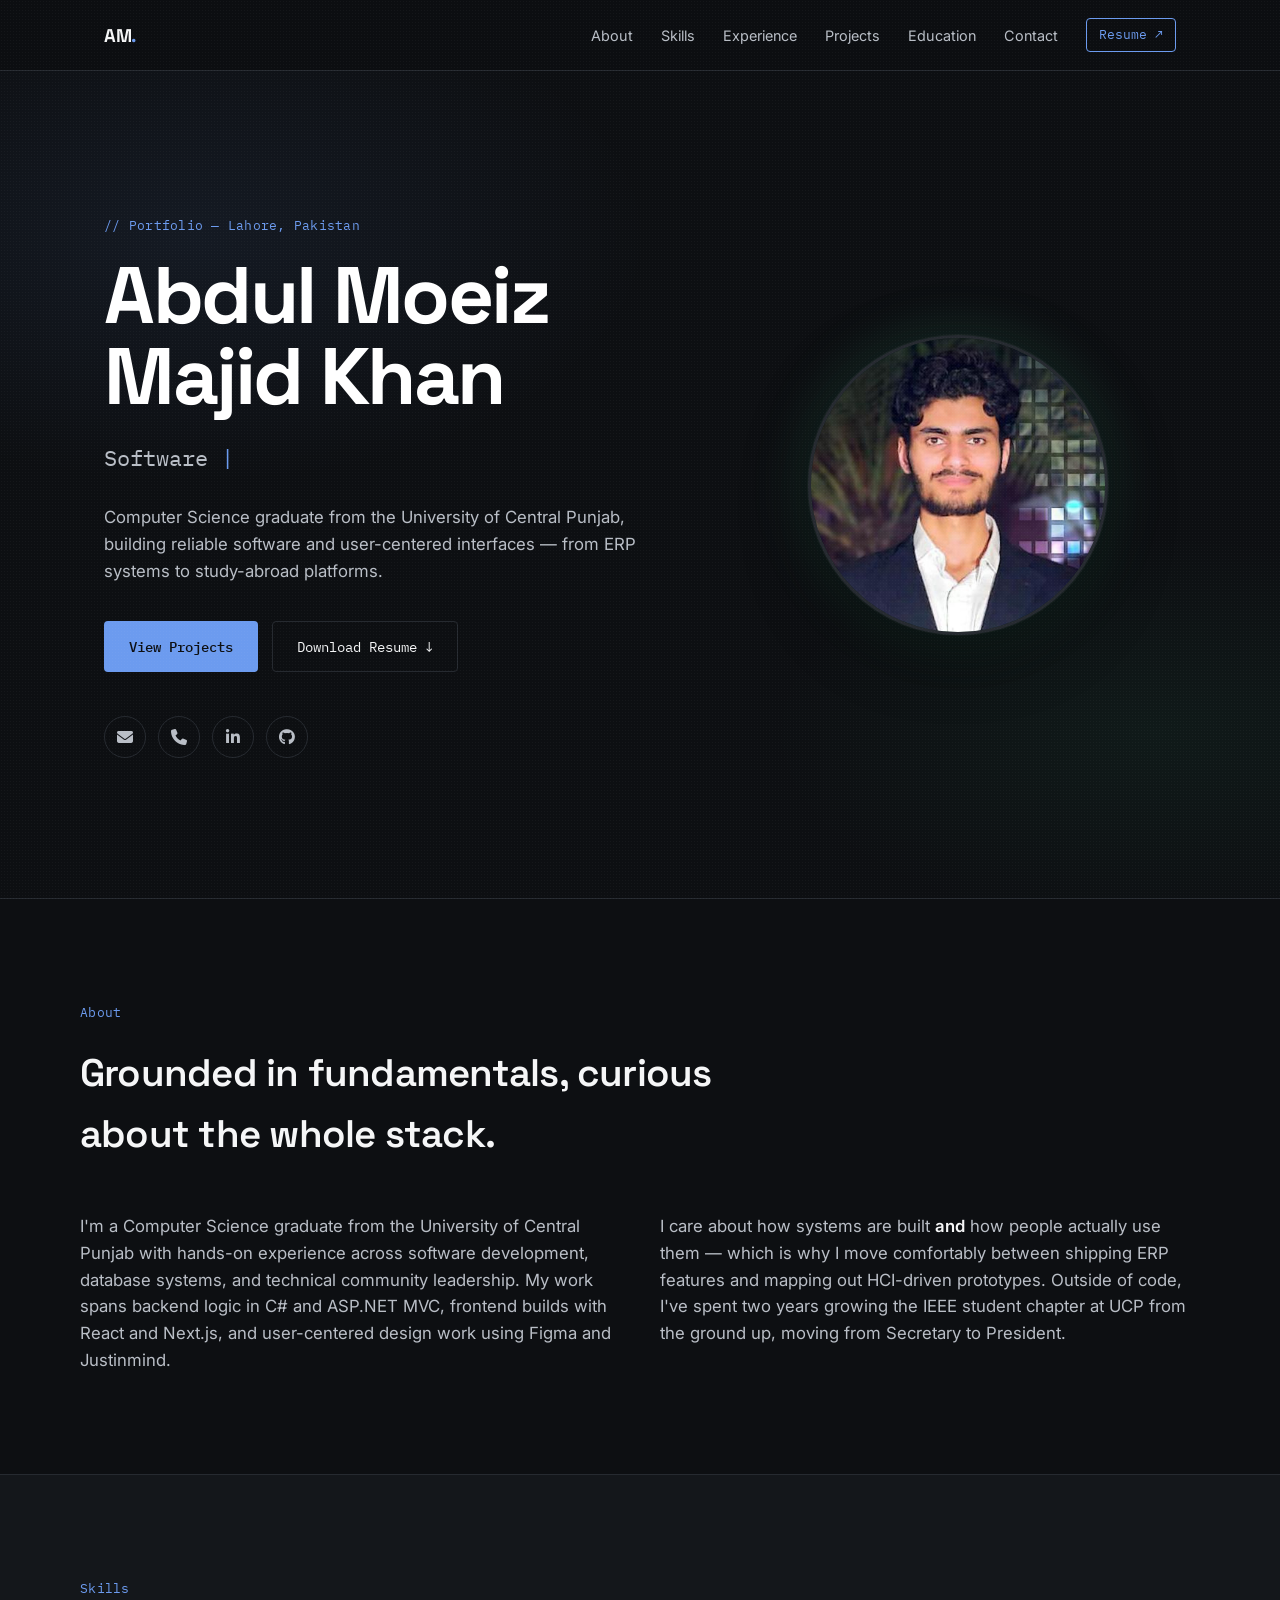
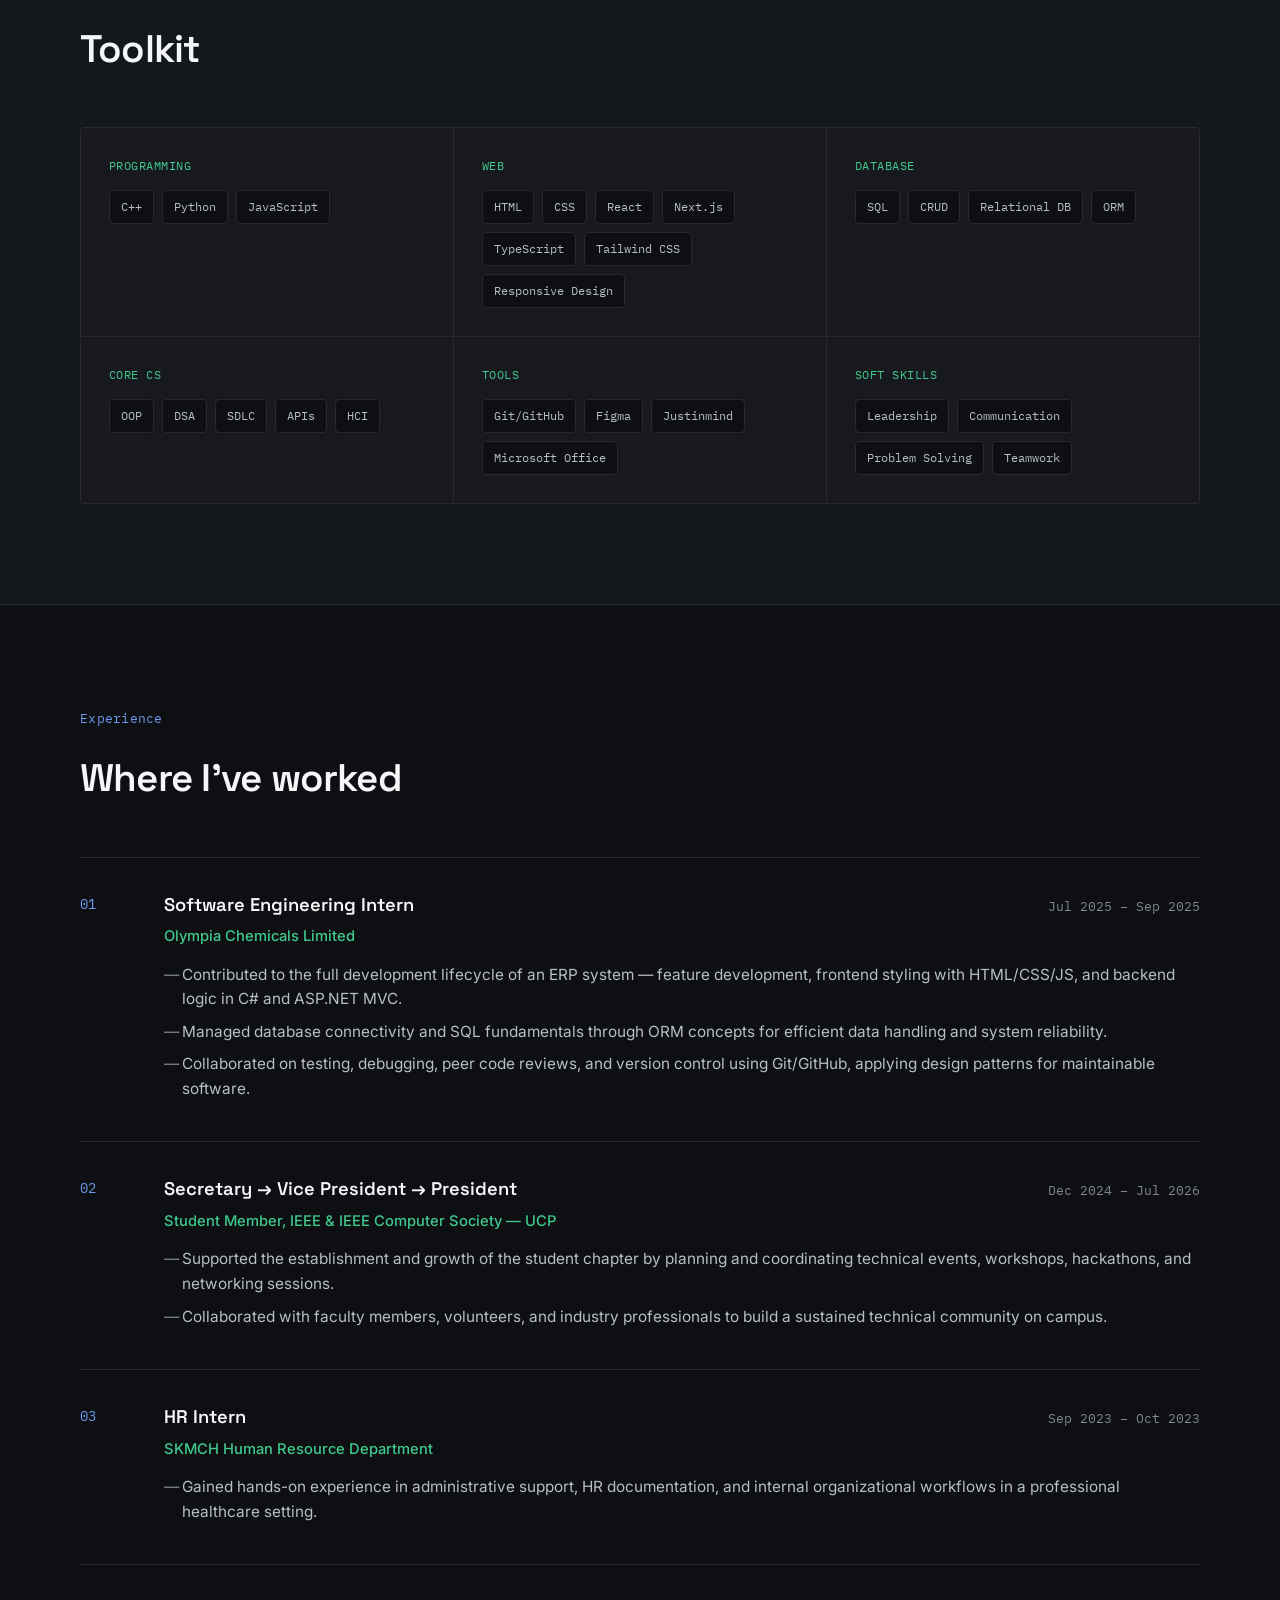
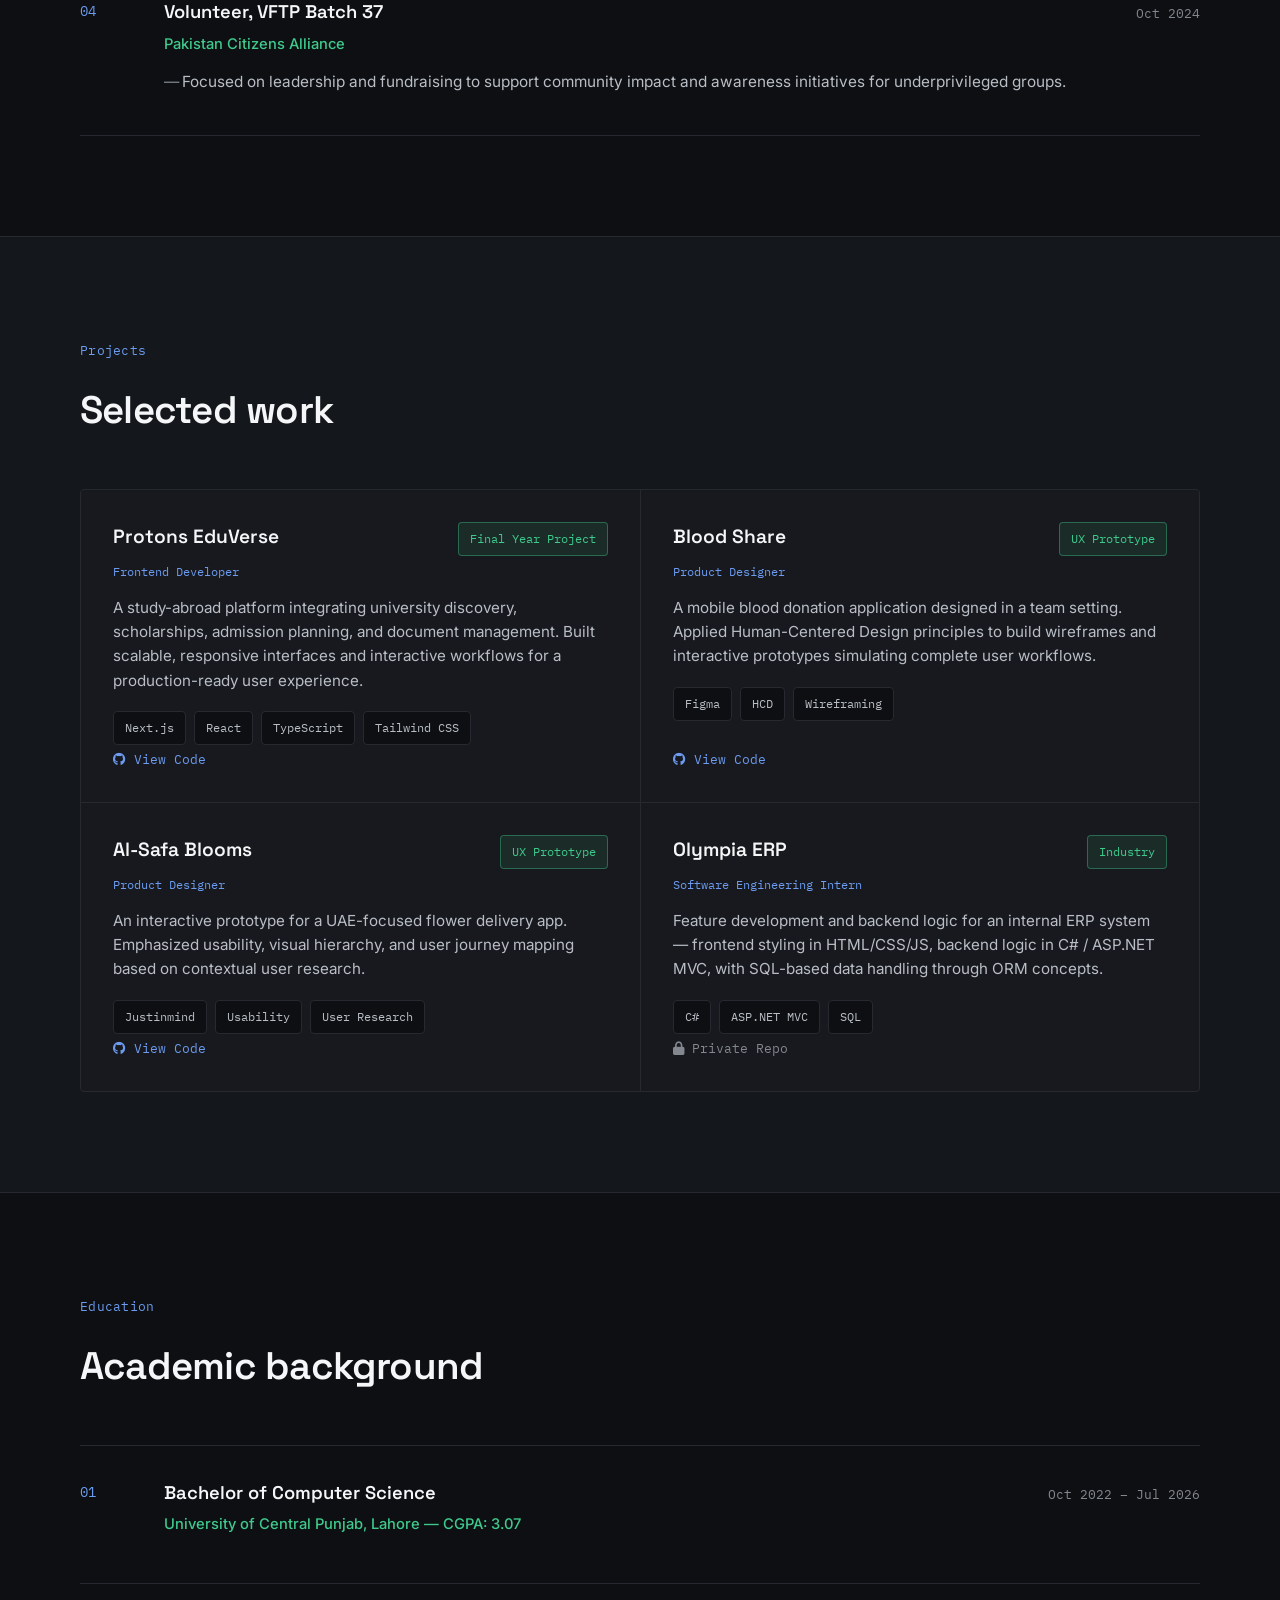
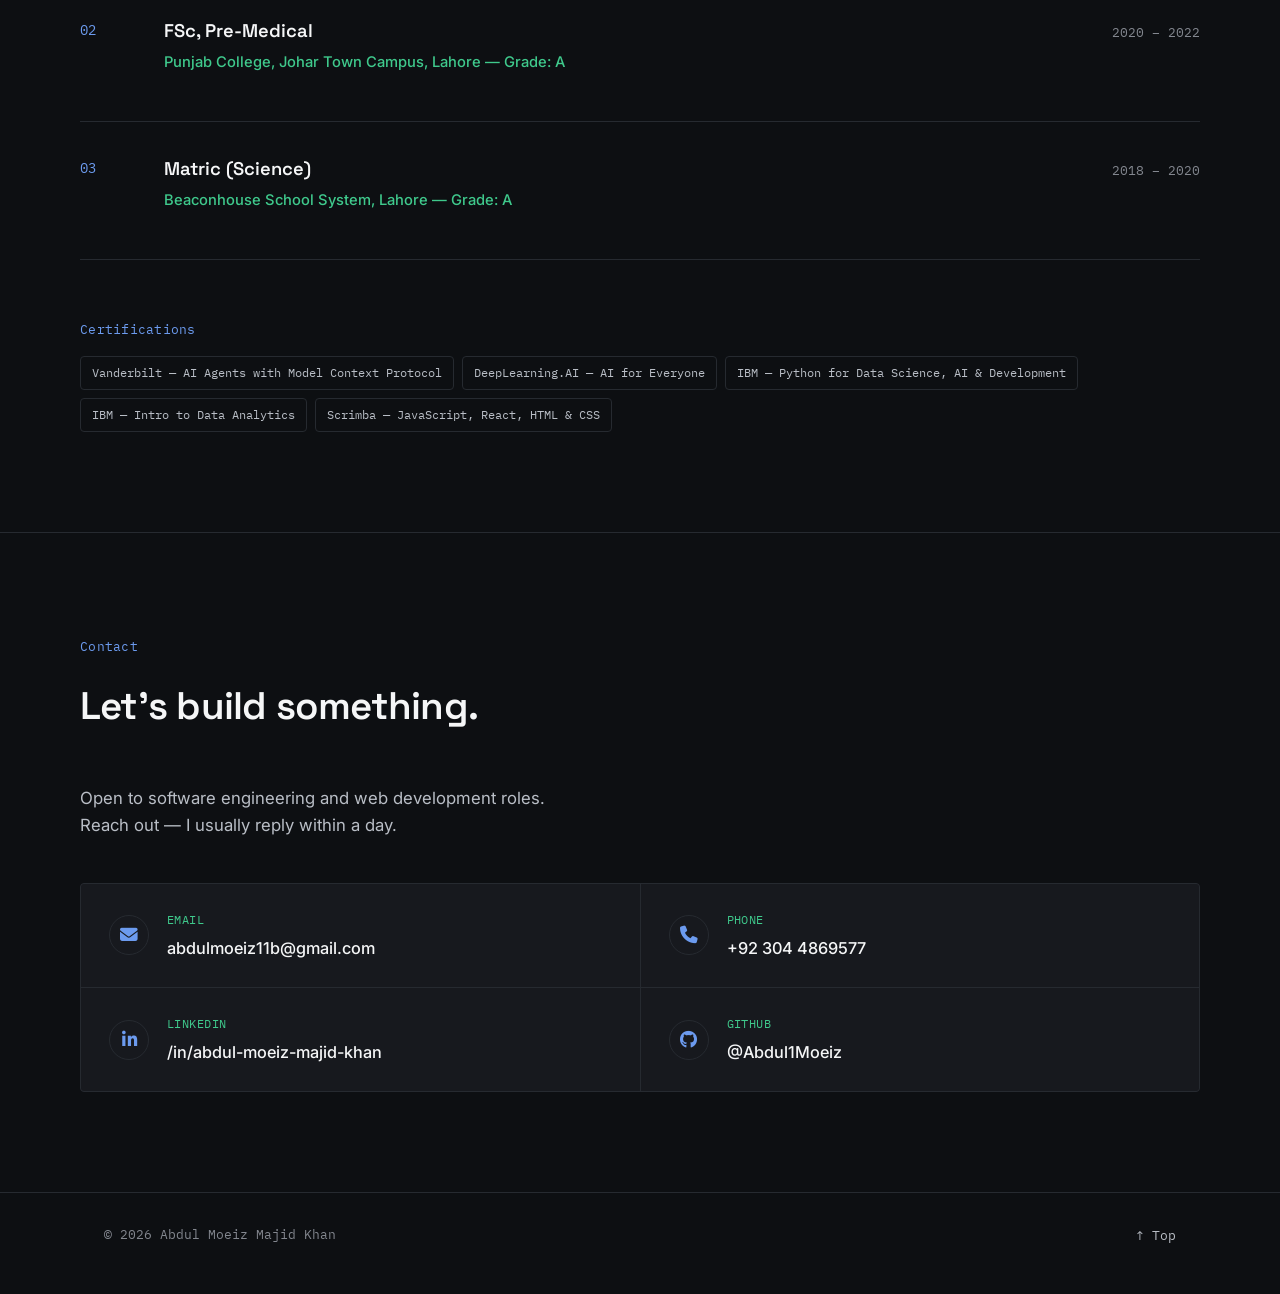
<file: index.html>
<!DOCTYPE html>
<html lang="en">
<head>
<meta charset="UTF-8" />
<meta name="viewport" content="width=device-width, initial-scale=1.0" />
<title>Abdul Moeiz Majid Khan — Software Engineer</title>
<meta name="description" content="Portfolio of Abdul Moeiz Majid Khan — Computer Science graduate, Software Engineer, and Web Developer." />

<!-- Fonts -->
<link rel="preconnect" href="https://fonts.googleapis.com">
<link rel="preconnect" href="https://fonts.gstatic.com" crossorigin>
<link href="https://fonts.googleapis.com/css2?family=Space+Grotesk:wght@400;500;600;700&family=Inter:wght@400;500;600&family=IBM+Plex+Mono:wght@400;500&display=swap" rel="stylesheet">
<link rel="stylesheet" href="https://cdnjs.cloudflare.com/ajax/libs/font-awesome/6.5.1/css/all.min.css" crossorigin="anonymous" referrerpolicy="no-referrer" />

<link rel="stylesheet" href="style.css" />
</head>
<body>

<!-- Grain / grid overlay for hero -->
<div class="noise-overlay" aria-hidden="true"></div>

<!-- ===== NAV ===== -->
<header class="nav" id="nav">
  <div class="nav-inner">
    <a href="#top" class="nav-logo">AM<span class="dot">.</span></a>
    <button class="nav-toggle" id="navToggle" aria-label="Toggle menu" aria-expanded="false">
      <span></span><span></span><span></span>
    </button>
    <nav class="nav-links" id="navLinks">
      <a href="#about">About</a>
      <a href="#skills">Skills</a>
      <a href="#experience">Experience</a>
      <a href="#projects">Projects</a>
      <a href="#education">Education</a>
      <a href="#contact">Contact</a>
      <a href="Abdul_Moeiz_CV.pdf" target="_blank" rel="noopener" class="nav-resume">Resume ↗</a>
    </nav>
  </div>
</header>

<main id="top">

  <!-- ===== HERO ===== -->
  <section class="hero" id="hero">
    <div class="hero-inner hero-layout">
      <div class="hero-text">
        <p class="eyebrow mono">// Portfolio — Lahore, Pakistan</p>
        <h1 class="hero-title">
          Abdul Moeiz<br/>Majid Khan
        </h1>
        <p class="hero-role mono">
          <span id="roleText">Software Engineer</span><span class="cursor">|</span>
        </p>
        <p class="hero-desc">
          Computer Science graduate from the University of Central Punjab, building reliable
          software and user-centered interfaces — from ERP systems to study-abroad platforms.
        </p>
        <div class="hero-cta">
          <a href="#projects" class="btn btn-primary">View Projects</a>
          <a href="Abdul_Moeiz_CV.pdf" target="_blank" rel="noopener" class="btn btn-outline">Download Resume ↓</a>
        </div>
        <div class="hero-links">
          <a href="mailto:abdulmoeiz11b@gmail.com" class="icon-link" aria-label="Email" title="Email">
            <i class="fa-solid fa-envelope"></i>
          </a>
          <a href="tel:+923044869577" class="icon-link" aria-label="Phone" title="Phone">
            <i class="fa-solid fa-phone"></i>
          </a>
          <a href="https://www.linkedin.com/in/abdul-moeiz-majid-khan-504b5326b/" target="_blank" rel="noopener" class="icon-link" aria-label="LinkedIn" title="LinkedIn">
            <i class="fa-brands fa-linkedin-in"></i>
          </a>
          <a href="https://github.com/Abdul1Moeiz" target="_blank" rel="noopener" class="icon-link" aria-label="GitHub" title="GitHub">
            <i class="fa-brands fa-github"></i>
          </a>
        </div>
      </div>
      <div class="hero-photo">
        <div class="hero-photo-glow" aria-hidden="true"></div>
        <img src="profile.jpg" alt="Abdul Moeiz Majid Khan" />
      </div>
    </div>
  </section>

  <!-- ===== ABOUT ===== -->
  <section class="section" id="about">
    <div class="section-inner">
      <p class="eyebrow mono">About</p>
      <h2 class="section-title">Grounded in fundamentals, curious about the whole stack.</h2>
      <div class="about-grid">
        <p class="about-text">
          I'm a Computer Science graduate from the University of Central Punjab with hands-on
          experience across software development, database systems, and technical community
          leadership. My work spans backend logic in C# and ASP.NET MVC, frontend builds with
          React and Next.js, and user-centered design work using Figma and Justinmind.
        </p>
        <p class="about-text">
          I care about how systems are built <em>and</em> how people actually use them — which
          is why I move comfortably between shipping ERP features and mapping out HCI-driven
          prototypes. Outside of code, I've spent two years growing the IEEE student chapter at
          UCP from the ground up, moving from Secretary to President.
        </p>
      </div>
    </div>
  </section>

  <!-- ===== SKILLS ===== -->
  <section class="section section-alt" id="skills">
    <div class="section-inner">
      <p class="eyebrow mono">Skills</p>
      <h2 class="section-title">Toolkit</h2>
      <div class="skills-grid">
        <div class="skill-card">
          <p class="skill-cat mono">Programming</p>
          <div class="tags">
            <span class="tag">C++</span><span class="tag">Python</span><span class="tag">JavaScript</span>
          </div>
        </div>
        <div class="skill-card">
          <p class="skill-cat mono">Web</p>
          <div class="tags">
            <span class="tag">HTML</span><span class="tag">CSS</span><span class="tag">React</span><span class="tag">Next.js</span><span class="tag">TypeScript</span><span class="tag">Tailwind CSS</span><span class="tag">Responsive Design</span>
          </div>
        </div>
        <div class="skill-card">
          <p class="skill-cat mono">Database</p>
          <div class="tags">
            <span class="tag">SQL</span><span class="tag">CRUD</span><span class="tag">Relational DB</span><span class="tag">ORM</span>
          </div>
        </div>
        <div class="skill-card">
          <p class="skill-cat mono">Core CS</p>
          <div class="tags">
            <span class="tag">OOP</span><span class="tag">DSA</span><span class="tag">SDLC</span><span class="tag">APIs</span><span class="tag">HCI</span>
          </div>
        </div>
        <div class="skill-card">
          <p class="skill-cat mono">Tools</p>
          <div class="tags">
            <span class="tag">Git/GitHub</span><span class="tag">Figma</span><span class="tag">Justinmind</span><span class="tag">Microsoft Office</span>
          </div>
        </div>
        <div class="skill-card">
          <p class="skill-cat mono">Soft Skills</p>
          <div class="tags">
            <span class="tag">Leadership</span><span class="tag">Communication</span><span class="tag">Problem Solving</span><span class="tag">Teamwork</span>
          </div>
        </div>
      </div>
    </div>
  </section>

  <!-- ===== EXPERIENCE ===== -->
  <section class="section" id="experience">
    <div class="section-inner">
      <p class="eyebrow mono">Experience</p>
      <h2 class="section-title">Where I've worked</h2>

      <div class="timeline">
        <div class="timeline-item">
          <div class="timeline-marker mono">01</div>
          <div class="timeline-content">
            <div class="timeline-head">
              <h3>Software Engineering Intern</h3>
              <span class="timeline-date mono">Jul 2025 – Sep 2025</span>
            </div>
            <p class="timeline-org">Olympia Chemicals Limited</p>
            <ul class="timeline-list">
              <li>Contributed to the full development lifecycle of an ERP system — feature development, frontend styling with HTML/CSS/JS, and backend logic in C# and ASP.NET MVC.</li>
              <li>Managed database connectivity and SQL fundamentals through ORM concepts for efficient data handling and system reliability.</li>
              <li>Collaborated on testing, debugging, peer code reviews, and version control using Git/GitHub, applying design patterns for maintainable software.</li>
            </ul>
          </div>
        </div>

        <div class="timeline-item">
          <div class="timeline-marker mono">02</div>
          <div class="timeline-content">
            <div class="timeline-head">
              <h3>Secretary → Vice President → President</h3>
              <span class="timeline-date mono">Dec 2024 – Jul 2026</span>
            </div>
            <p class="timeline-org">Student Member, IEEE &amp; IEEE Computer Society — UCP</p>
            <ul class="timeline-list">
              <li>Supported the establishment and growth of the student chapter by planning and coordinating technical events, workshops, hackathons, and networking sessions.</li>
              <li>Collaborated with faculty members, volunteers, and industry professionals to build a sustained technical community on campus.</li>
            </ul>
          </div>
        </div>

        <div class="timeline-item">
          <div class="timeline-marker mono">03</div>
          <div class="timeline-content">
            <div class="timeline-head">
              <h3>HR Intern</h3>
              <span class="timeline-date mono">Sep 2023 – Oct 2023</span>
            </div>
            <p class="timeline-org">SKMCH Human Resource Department</p>
            <ul class="timeline-list">
              <li>Gained hands-on experience in administrative support, HR documentation, and internal organizational workflows in a professional healthcare setting.</li>
            </ul>
          </div>
        </div>

        <div class="timeline-item">
          <div class="timeline-marker mono">04</div>
          <div class="timeline-content">
            <div class="timeline-head">
              <h3>Volunteer, VFTP Batch 37</h3>
              <span class="timeline-date mono">Oct 2024</span>
            </div>
            <p class="timeline-org">Pakistan Citizens Alliance</p>
            <ul class="timeline-list">
              <li>Focused on leadership and fundraising to support community impact and awareness initiatives for underprivileged groups.</li>
            </ul>
          </div>
        </div>
      </div>
    </div>
  </section>

  <!-- ===== PROJECTS ===== -->
  <section class="section section-alt" id="projects">
    <div class="section-inner">
      <p class="eyebrow mono">Projects</p>
      <h2 class="section-title">Selected work</h2>

      <div class="projects-grid">
        <article class="project-card">
          <div class="project-head">
            <h3>Protons EduVerse</h3>
            <span class="tag tag-accent2">Final Year Project</span>
          </div>
          <p class="project-role mono">Frontend Developer</p>
          <p class="project-desc">
            A study-abroad platform integrating university discovery, scholarships, admission
            planning, and document management. Built scalable, responsive interfaces and
            interactive workflows for a production-ready user experience.
          </p>
          <div class="tags">
            <span class="tag">Next.js</span><span class="tag">React</span><span class="tag">TypeScript</span><span class="tag">Tailwind CSS</span>
          </div>
          <a href="https://github.com/zafar1162014/Protons-Eduverse" class="project-link mono" target="_blank" rel="noopener">
            <i class="fa-brands fa-github"></i> View Code
          </a>
        </article>

        <article class="project-card">
          <div class="project-head">
            <h3>Blood Share</h3>
            <span class="tag tag-accent2">UX Prototype</span>
          </div>
          <p class="project-role mono">Product Designer</p>
          <p class="project-desc">
            A mobile blood donation application designed in a team setting. Applied
            Human-Centered Design principles to build wireframes and interactive prototypes
            simulating complete user workflows.
          </p>
          <div class="tags">
            <span class="tag">Figma</span><span class="tag">HCD</span><span class="tag">Wireframing</span>
          </div>
          <a href="https://github.com/Abdul1Moeiz/BloodShare" class="project-link mono" target="_blank" rel="noopener">
            <i class="fa-brands fa-github"></i> View Code
          </a>
        </article>

        <article class="project-card">
          <div class="project-head">
            <h3>Al-Safa Blooms</h3>
            <span class="tag tag-accent2">UX Prototype</span>
          </div>
          <p class="project-role mono">Product Designer</p>
          <p class="project-desc">
            An interactive prototype for a UAE-focused flower delivery app. Emphasized
            usability, visual hierarchy, and user journey mapping based on contextual
            user research.
          </p>
          <div class="tags">
            <span class="tag">Justinmind</span><span class="tag">Usability</span><span class="tag">User Research</span>
          </div>
          <a href="https://github.com/Abdul1Moeiz/Al-Safa-Blooms_HCI" class="project-link mono" target="_blank" rel="noopener">
            <i class="fa-brands fa-github"></i> View Code
          </a>
        </article>

        <article class="project-card">
          <div class="project-head">
            <h3>Olympia ERP</h3>
            <span class="tag tag-accent2">Industry</span>
          </div>
          <p class="project-role mono">Software Engineering Intern</p>
          <p class="project-desc">
            Feature development and backend logic for an internal ERP system — frontend
            styling in HTML/CSS/JS, backend logic in C# / ASP.NET MVC, with SQL-based
            data handling through ORM concepts.
          </p>
          <div class="tags">
            <span class="tag">C#</span><span class="tag">ASP.NET MVC</span><span class="tag">SQL</span>
          </div>
          <span class="project-link project-link-disabled mono">
            <i class="fa-solid fa-lock"></i> Private Repo
          </span>
        </article>
      </div>
    </div>
  </section>

  <!-- ===== EDUCATION ===== -->
  <section class="section" id="education">
    <div class="section-inner">
      <p class="eyebrow mono">Education</p>
      <h2 class="section-title">Academic background</h2>

      <div class="timeline">
        <div class="timeline-item">
          <div class="timeline-marker mono">01</div>
          <div class="timeline-content">
            <div class="timeline-head">
              <h3>Bachelor of Computer Science</h3>
              <span class="timeline-date mono">Oct 2022 – Jul 2026</span>
            </div>
            <p class="timeline-org">University of Central Punjab, Lahore — CGPA: 3.07</p>
          </div>
        </div>
        <div class="timeline-item">
          <div class="timeline-marker mono">02</div>
          <div class="timeline-content">
            <div class="timeline-head">
              <h3>FSc, Pre-Medical</h3>
              <span class="timeline-date mono">2020 – 2022</span>
            </div>
            <p class="timeline-org">Punjab College, Johar Town Campus, Lahore — Grade: A</p>
          </div>
        </div>
        <div class="timeline-item">
          <div class="timeline-marker mono">03</div>
          <div class="timeline-content">
            <div class="timeline-head">
              <h3>Matric (Science)</h3>
              <span class="timeline-date mono">2018 – 2020</span>
            </div>
            <p class="timeline-org">Beaconhouse School System, Lahore — Grade: A</p>
          </div>
        </div>
      </div>

      <div class="certs">
        <p class="eyebrow mono cert-eyebrow">Certifications</p>
        <div class="tags">
          <span class="tag">Vanderbilt — AI Agents with Model Context Protocol</span>
          <span class="tag">DeepLearning.AI — AI for Everyone</span>
          <span class="tag">IBM — Python for Data Science, AI &amp; Development</span>
          <span class="tag">IBM — Intro to Data Analytics</span>
          <span class="tag">Scrimba — JavaScript, React, HTML &amp; CSS</span>
        </div>
      </div>
    </div>
  </section>

  <!-- ===== CONTACT ===== -->
  <section class="section contact" id="contact">
    <div class="section-inner">
      <p class="eyebrow mono">Contact</p>
      <h2 class="section-title">Let's build something.</h2>
      <p class="contact-desc">
        Open to software engineering and web development roles. Reach out — I usually reply within a day.
      </p>
      <div class="contact-grid">
        <a href="mailto:abdulmoeiz11b@gmail.com" class="contact-link">
          <i class="fa-solid fa-envelope contact-icon"></i>
          <span class="contact-link-text">
            <span class="mono">Email</span>
            <span>abdulmoeiz11b@gmail.com</span>
          </span>
        </a>
        <a href="tel:+923044869577" class="contact-link">
          <i class="fa-solid fa-phone contact-icon"></i>
          <span class="contact-link-text">
            <span class="mono">Phone</span>
            <span>+92 304 4869577</span>
          </span>
        </a>
        <a href="https://www.linkedin.com/in/abdul-moeiz-majid-khan-504b5326b/" target="_blank" rel="noopener" class="contact-link">
          <i class="fa-brands fa-linkedin-in contact-icon"></i>
          <span class="contact-link-text">
            <span class="mono">LinkedIn</span>
            <span>/in/abdul-moeiz-majid-khan</span>
          </span>
        </a>
        <a href="https://github.com/Abdul1Moeiz" target="_blank" rel="noopener" class="contact-link">
          <i class="fa-brands fa-github contact-icon"></i>
          <span class="contact-link-text">
            <span class="mono">GitHub</span>
            <span>@Abdul1Moeiz</span>
          </span>
        </a>
      </div>
    </div>
  </section>

</main>

<footer class="footer">
  <p class="mono">© <span id="year"></span> Abdul Moeiz Majid Khan</p>
  <button class="to-top" id="toTop" aria-label="Back to top">↑ Top</button>
</footer>

<script src="script.js"></script>
</body>
</html>
</file>
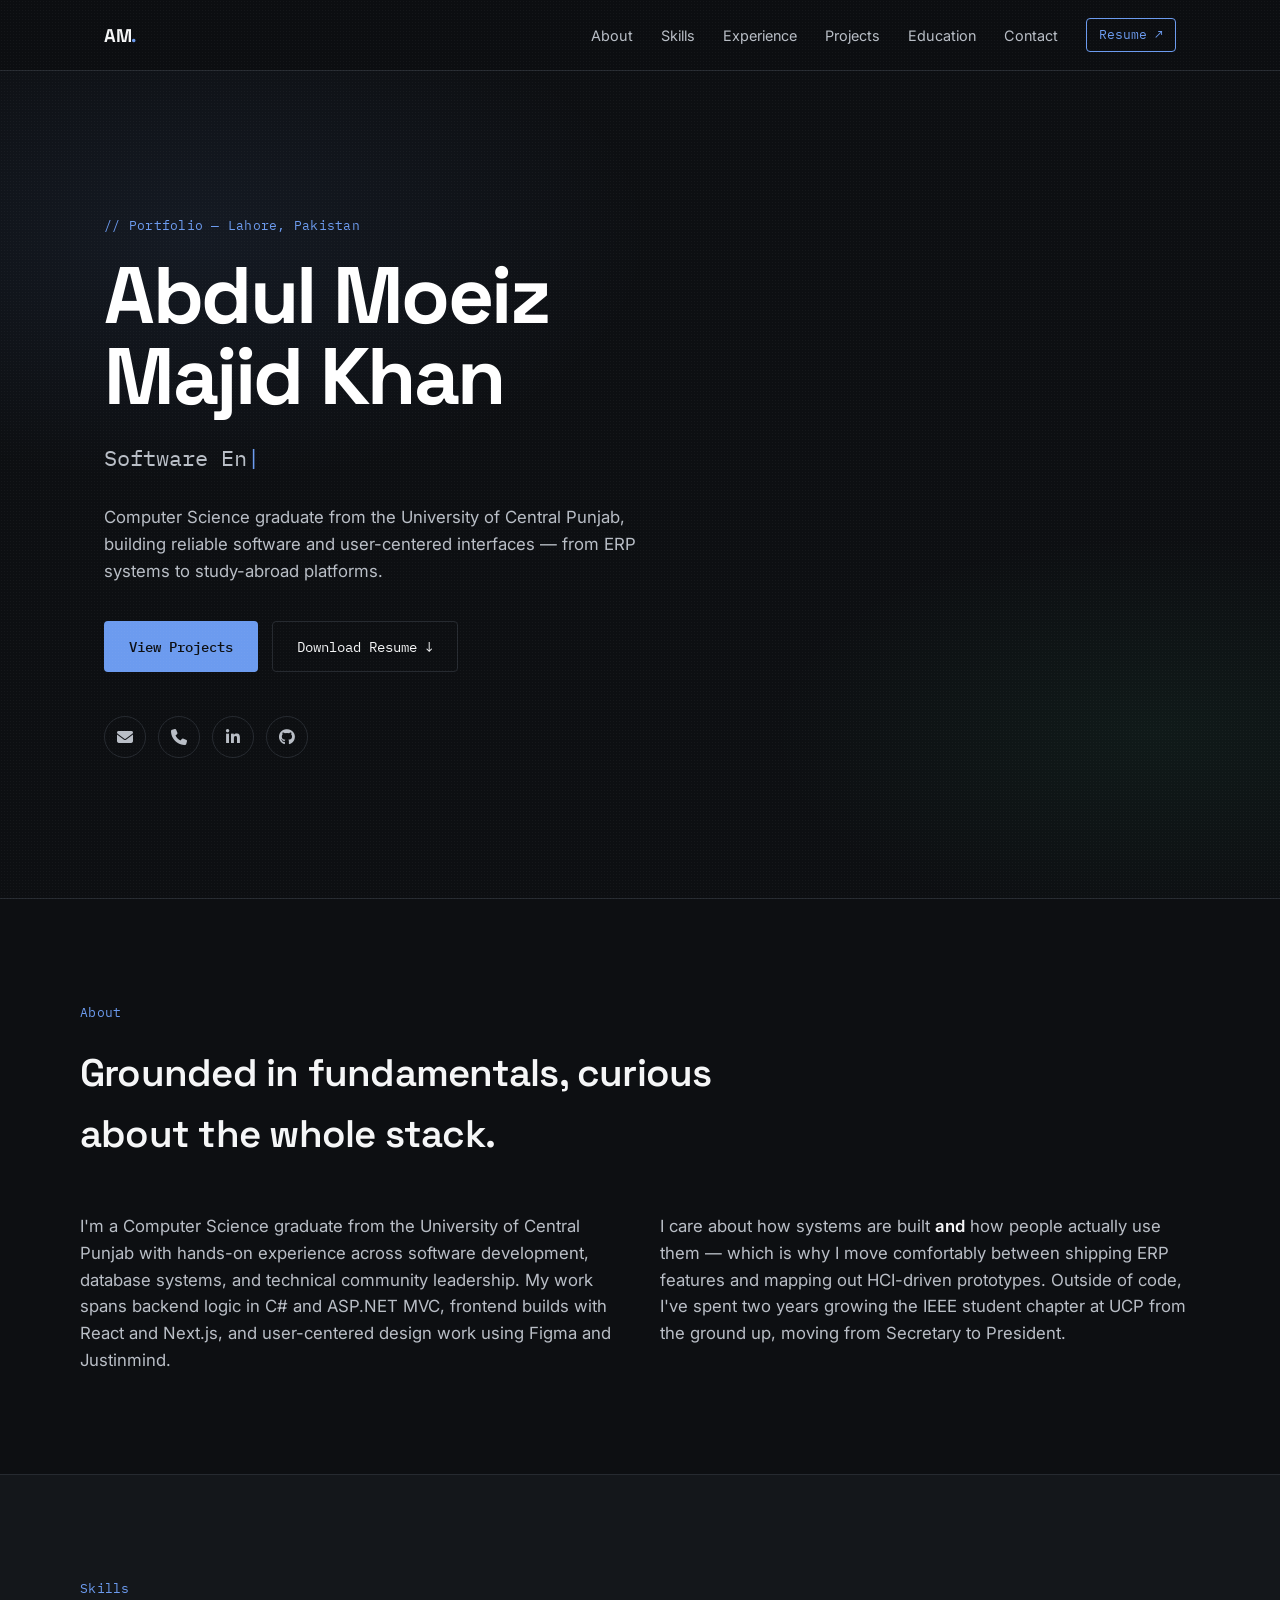
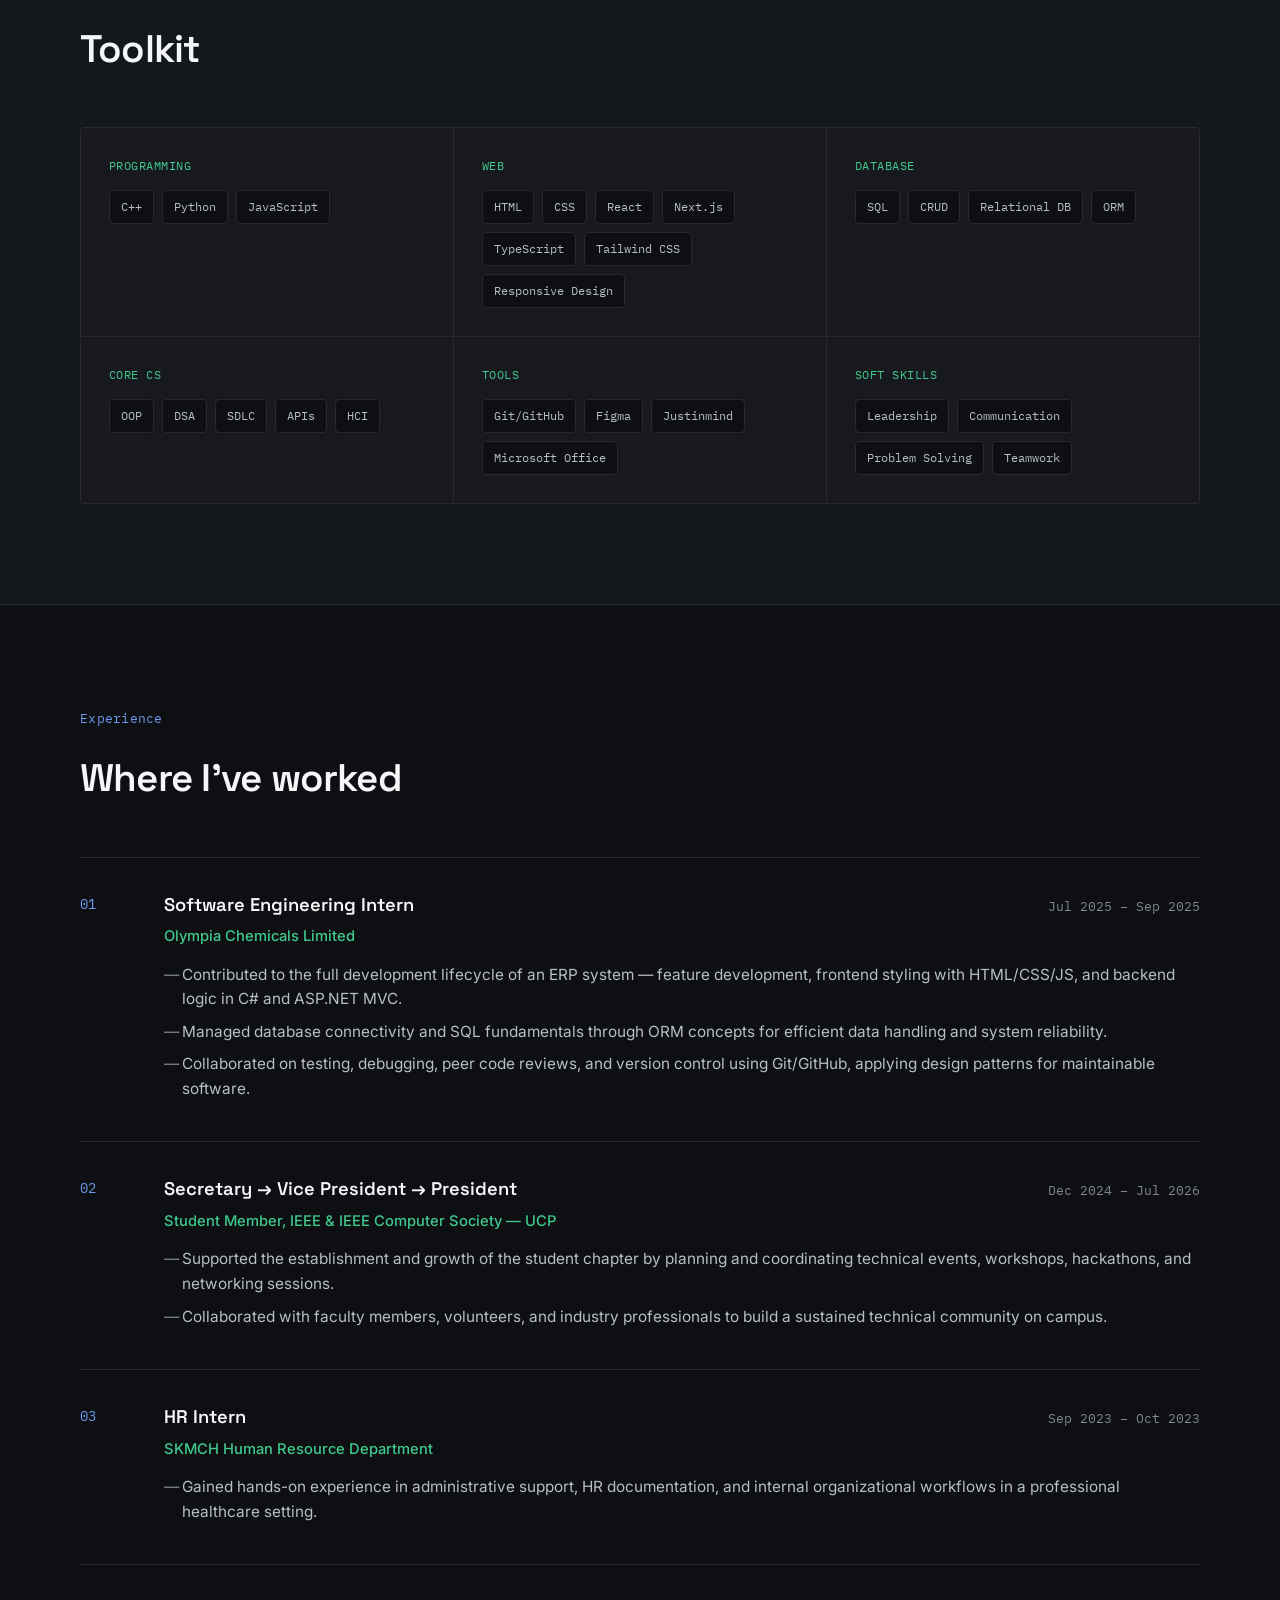
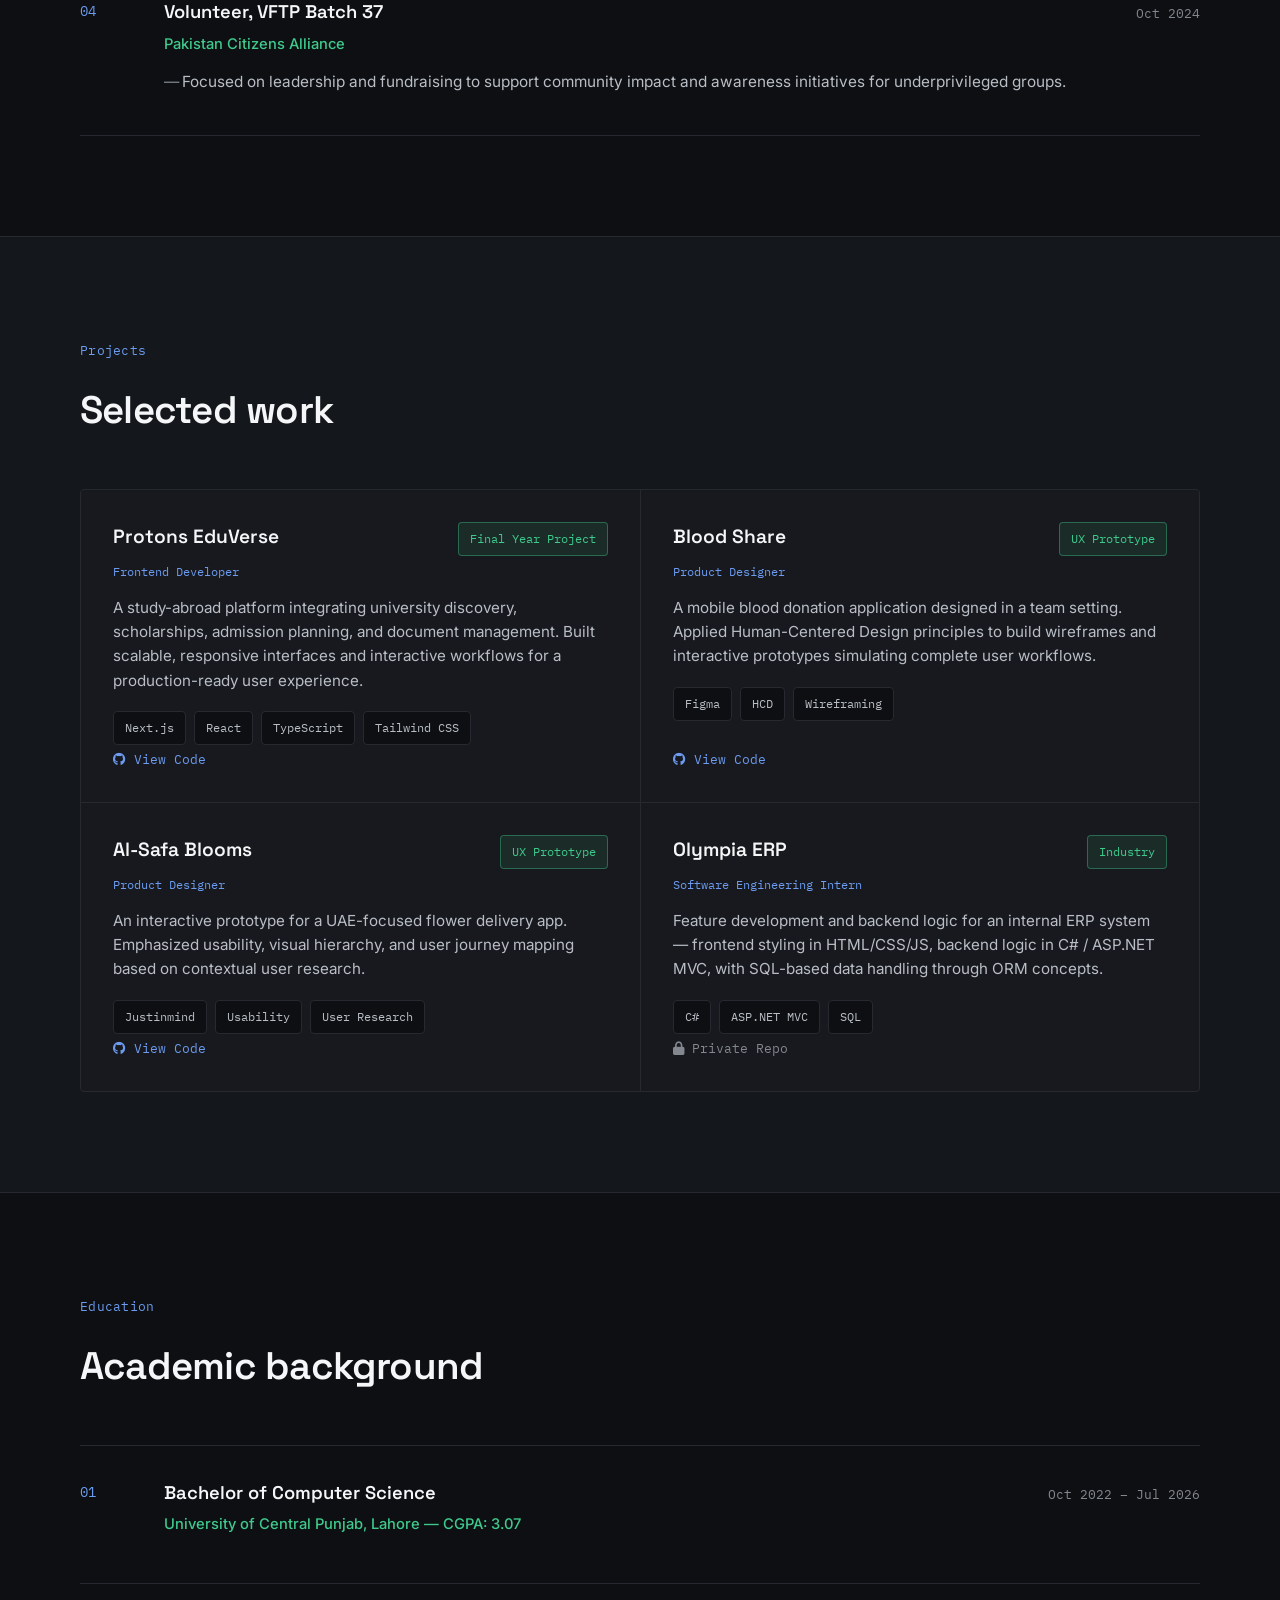
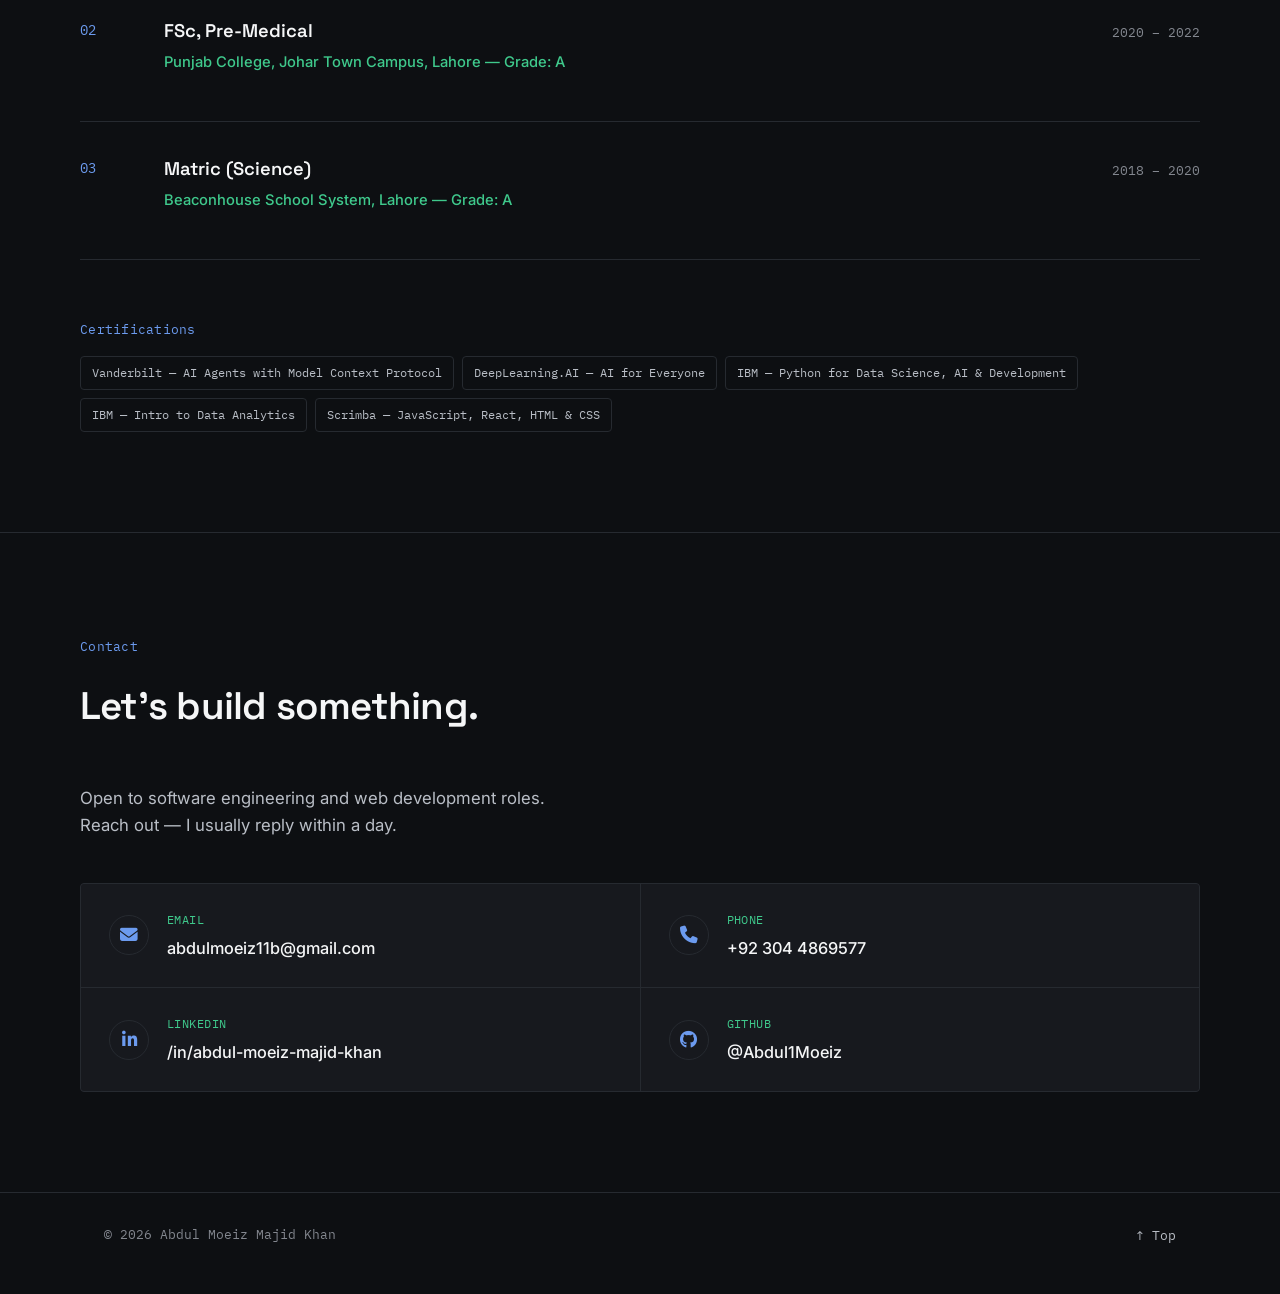
<file: index (3).html>
<!DOCTYPE html>
<html lang="en">
<head>
<meta charset="UTF-8" />
<meta name="viewport" content="width=device-width, initial-scale=1.0" />
<title>Abdul Moeiz Majid Khan — Software Engineer</title>
<meta name="description" content="Portfolio of Abdul Moeiz Majid Khan — Computer Science graduate, Software Engineer, and Web Developer." />

<!-- Fonts -->
<link rel="preconnect" href="https://fonts.googleapis.com">
<link rel="preconnect" href="https://fonts.gstatic.com" crossorigin>
<link href="https://fonts.googleapis.com/css2?family=Space+Grotesk:wght@400;500;600;700&family=Inter:wght@400;500;600&family=IBM+Plex+Mono:wght@400;500&display=swap" rel="stylesheet">
<link rel="stylesheet" href="https://cdnjs.cloudflare.com/ajax/libs/font-awesome/6.5.1/css/all.min.css" crossorigin="anonymous" referrerpolicy="no-referrer" />

<link rel="stylesheet" href="style.css" />
</head>
<body>

<!-- Grain / grid overlay for hero -->
<div class="noise-overlay" aria-hidden="true"></div>

<!-- ===== NAV ===== -->
<header class="nav" id="nav">
  <div class="nav-inner">
    <a href="#top" class="nav-logo">AM<span class="dot">.</span></a>
    <button class="nav-toggle" id="navToggle" aria-label="Toggle menu" aria-expanded="false">
      <span></span><span></span><span></span>
    </button>
    <nav class="nav-links" id="navLinks">
      <a href="#about">About</a>
      <a href="#skills">Skills</a>
      <a href="#experience">Experience</a>
      <a href="#projects">Projects</a>
      <a href="#education">Education</a>
      <a href="#contact">Contact</a>
      <a href="Abdul_Moeiz_CV.pdf" target="_blank" rel="noopener" class="nav-resume">Resume ↗</a>
    </nav>
  </div>
</header>

<main id="top">

  <!-- ===== HERO ===== -->
  <section class="hero" id="hero">
    <div class="hero-inner">
      <p class="eyebrow mono">// Portfolio — Lahore, Pakistan</p>
      <h1 class="hero-title">
        Abdul Moeiz<br/>Majid Khan
      </h1>
      <p class="hero-role mono">
        <span id="roleText">Software Engineer</span><span class="cursor">|</span>
      </p>
      <p class="hero-desc">
        Computer Science graduate from the University of Central Punjab, building reliable
        software and user-centered interfaces — from ERP systems to study-abroad platforms.
      </p>
      <div class="hero-cta">
        <a href="#projects" class="btn btn-primary">View Projects</a>
        <a href="Abdul_Moeiz_CV.pdf" target="_blank" rel="noopener" class="btn btn-outline">Download Resume ↓</a>
      </div>
      <div class="hero-links">
        <a href="mailto:abdulmoeiz11b@gmail.com" class="icon-link" aria-label="Email" title="Email">
          <i class="fa-solid fa-envelope"></i>
        </a>
        <a href="tel:+923044869577" class="icon-link" aria-label="Phone" title="Phone">
          <i class="fa-solid fa-phone"></i>
        </a>
        <a href="https://www.linkedin.com/in/abdul-moeiz-majid-khan-504b5326b/" target="_blank" rel="noopener" class="icon-link" aria-label="LinkedIn" title="LinkedIn">
          <i class="fa-brands fa-linkedin-in"></i>
        </a>
        <a href="https://github.com/Abdul1Moeiz" target="_blank" rel="noopener" class="icon-link" aria-label="GitHub" title="GitHub">
          <i class="fa-brands fa-github"></i>
        </a>
      </div>
    </div>
  </section>

  <!-- ===== ABOUT ===== -->
  <section class="section" id="about">
    <div class="section-inner">
      <p class="eyebrow mono">About</p>
      <h2 class="section-title">Grounded in fundamentals, curious about the whole stack.</h2>
      <div class="about-grid">
        <p class="about-text">
          I'm a Computer Science graduate from the University of Central Punjab with hands-on
          experience across software development, database systems, and technical community
          leadership. My work spans backend logic in C# and ASP.NET MVC, frontend builds with
          React and Next.js, and user-centered design work using Figma and Justinmind.
        </p>
        <p class="about-text">
          I care about how systems are built <em>and</em> how people actually use them — which
          is why I move comfortably between shipping ERP features and mapping out HCI-driven
          prototypes. Outside of code, I've spent two years growing the IEEE student chapter at
          UCP from the ground up, moving from Secretary to President.
        </p>
      </div>
    </div>
  </section>

  <!-- ===== SKILLS ===== -->
  <section class="section section-alt" id="skills">
    <div class="section-inner">
      <p class="eyebrow mono">Skills</p>
      <h2 class="section-title">Toolkit</h2>
      <div class="skills-grid">
        <div class="skill-card">
          <p class="skill-cat mono">Programming</p>
          <div class="tags">
            <span class="tag">C++</span><span class="tag">Python</span><span class="tag">JavaScript</span>
          </div>
        </div>
        <div class="skill-card">
          <p class="skill-cat mono">Web</p>
          <div class="tags">
            <span class="tag">HTML</span><span class="tag">CSS</span><span class="tag">React</span><span class="tag">Next.js</span><span class="tag">TypeScript</span><span class="tag">Tailwind CSS</span><span class="tag">Responsive Design</span>
          </div>
        </div>
        <div class="skill-card">
          <p class="skill-cat mono">Database</p>
          <div class="tags">
            <span class="tag">SQL</span><span class="tag">CRUD</span><span class="tag">Relational DB</span><span class="tag">ORM</span>
          </div>
        </div>
        <div class="skill-card">
          <p class="skill-cat mono">Core CS</p>
          <div class="tags">
            <span class="tag">OOP</span><span class="tag">DSA</span><span class="tag">SDLC</span><span class="tag">APIs</span><span class="tag">HCI</span>
          </div>
        </div>
        <div class="skill-card">
          <p class="skill-cat mono">Tools</p>
          <div class="tags">
            <span class="tag">Git/GitHub</span><span class="tag">Figma</span><span class="tag">Justinmind</span><span class="tag">Microsoft Office</span>
          </div>
        </div>
        <div class="skill-card">
          <p class="skill-cat mono">Soft Skills</p>
          <div class="tags">
            <span class="tag">Leadership</span><span class="tag">Communication</span><span class="tag">Problem Solving</span><span class="tag">Teamwork</span>
          </div>
        </div>
      </div>
    </div>
  </section>

  <!-- ===== EXPERIENCE ===== -->
  <section class="section" id="experience">
    <div class="section-inner">
      <p class="eyebrow mono">Experience</p>
      <h2 class="section-title">Where I've worked</h2>

      <div class="timeline">
        <div class="timeline-item">
          <div class="timeline-marker mono">01</div>
          <div class="timeline-content">
            <div class="timeline-head">
              <h3>Software Engineering Intern</h3>
              <span class="timeline-date mono">Jul 2025 – Sep 2025</span>
            </div>
            <p class="timeline-org">Olympia Chemicals Limited</p>
            <ul class="timeline-list">
              <li>Contributed to the full development lifecycle of an ERP system — feature development, frontend styling with HTML/CSS/JS, and backend logic in C# and ASP.NET MVC.</li>
              <li>Managed database connectivity and SQL fundamentals through ORM concepts for efficient data handling and system reliability.</li>
              <li>Collaborated on testing, debugging, peer code reviews, and version control using Git/GitHub, applying design patterns for maintainable software.</li>
            </ul>
          </div>
        </div>

        <div class="timeline-item">
          <div class="timeline-marker mono">02</div>
          <div class="timeline-content">
            <div class="timeline-head">
              <h3>Secretary → Vice President → President</h3>
              <span class="timeline-date mono">Dec 2024 – Jul 2026</span>
            </div>
            <p class="timeline-org">Student Member, IEEE &amp; IEEE Computer Society — UCP</p>
            <ul class="timeline-list">
              <li>Supported the establishment and growth of the student chapter by planning and coordinating technical events, workshops, hackathons, and networking sessions.</li>
              <li>Collaborated with faculty members, volunteers, and industry professionals to build a sustained technical community on campus.</li>
            </ul>
          </div>
        </div>

        <div class="timeline-item">
          <div class="timeline-marker mono">03</div>
          <div class="timeline-content">
            <div class="timeline-head">
              <h3>HR Intern</h3>
              <span class="timeline-date mono">Sep 2023 – Oct 2023</span>
            </div>
            <p class="timeline-org">SKMCH Human Resource Department</p>
            <ul class="timeline-list">
              <li>Gained hands-on experience in administrative support, HR documentation, and internal organizational workflows in a professional healthcare setting.</li>
            </ul>
          </div>
        </div>

        <div class="timeline-item">
          <div class="timeline-marker mono">04</div>
          <div class="timeline-content">
            <div class="timeline-head">
              <h3>Volunteer, VFTP Batch 37</h3>
              <span class="timeline-date mono">Oct 2024</span>
            </div>
            <p class="timeline-org">Pakistan Citizens Alliance</p>
            <ul class="timeline-list">
              <li>Focused on leadership and fundraising to support community impact and awareness initiatives for underprivileged groups.</li>
            </ul>
          </div>
        </div>
      </div>
    </div>
  </section>

  <!-- ===== PROJECTS ===== -->
  <section class="section section-alt" id="projects">
    <div class="section-inner">
      <p class="eyebrow mono">Projects</p>
      <h2 class="section-title">Selected work</h2>

      <div class="projects-grid">
        <article class="project-card">
          <div class="project-head">
            <h3>Protons EduVerse</h3>
            <span class="tag tag-accent2">Final Year Project</span>
          </div>
          <p class="project-role mono">Frontend Developer</p>
          <p class="project-desc">
            A study-abroad platform integrating university discovery, scholarships, admission
            planning, and document management. Built scalable, responsive interfaces and
            interactive workflows for a production-ready user experience.
          </p>
          <div class="tags">
            <span class="tag">Next.js</span><span class="tag">React</span><span class="tag">TypeScript</span><span class="tag">Tailwind CSS</span>
          </div>
          <a href="https://github.com/zafar1162014/Protons-Eduverse" class="project-link mono" target="_blank" rel="noopener">
            <i class="fa-brands fa-github"></i> View Code
          </a>
        </article>

        <article class="project-card">
          <div class="project-head">
            <h3>Blood Share</h3>
            <span class="tag tag-accent2">UX Prototype</span>
          </div>
          <p class="project-role mono">Product Designer</p>
          <p class="project-desc">
            A mobile blood donation application designed in a team setting. Applied
            Human-Centered Design principles to build wireframes and interactive prototypes
            simulating complete user workflows.
          </p>
          <div class="tags">
            <span class="tag">Figma</span><span class="tag">HCD</span><span class="tag">Wireframing</span>
          </div>
          <a href="https://github.com/Abdul1Moeiz/BloodShare" class="project-link mono" target="_blank" rel="noopener">
            <i class="fa-brands fa-github"></i> View Code
          </a>
        </article>

        <article class="project-card">
          <div class="project-head">
            <h3>Al-Safa Blooms</h3>
            <span class="tag tag-accent2">UX Prototype</span>
          </div>
          <p class="project-role mono">Product Designer</p>
          <p class="project-desc">
            An interactive prototype for a UAE-focused flower delivery app. Emphasized
            usability, visual hierarchy, and user journey mapping based on contextual
            user research.
          </p>
          <div class="tags">
            <span class="tag">Justinmind</span><span class="tag">Usability</span><span class="tag">User Research</span>
          </div>
          <a href="https://github.com/Abdul1Moeiz/Al-Safa-Blooms_HCI" class="project-link mono" target="_blank" rel="noopener">
            <i class="fa-brands fa-github"></i> View Code
          </a>
        </article>

        <article class="project-card">
          <div class="project-head">
            <h3>Olympia ERP</h3>
            <span class="tag tag-accent2">Industry</span>
          </div>
          <p class="project-role mono">Software Engineering Intern</p>
          <p class="project-desc">
            Feature development and backend logic for an internal ERP system — frontend
            styling in HTML/CSS/JS, backend logic in C# / ASP.NET MVC, with SQL-based
            data handling through ORM concepts.
          </p>
          <div class="tags">
            <span class="tag">C#</span><span class="tag">ASP.NET MVC</span><span class="tag">SQL</span>
          </div>
          <span class="project-link project-link-disabled mono">
            <i class="fa-solid fa-lock"></i> Private Repo
          </span>
        </article>
      </div>
    </div>
  </section>

  <!-- ===== EDUCATION ===== -->
  <section class="section" id="education">
    <div class="section-inner">
      <p class="eyebrow mono">Education</p>
      <h2 class="section-title">Academic background</h2>

      <div class="timeline">
        <div class="timeline-item">
          <div class="timeline-marker mono">01</div>
          <div class="timeline-content">
            <div class="timeline-head">
              <h3>Bachelor of Computer Science</h3>
              <span class="timeline-date mono">Oct 2022 – Jul 2026</span>
            </div>
            <p class="timeline-org">University of Central Punjab, Lahore — CGPA: 3.07</p>
          </div>
        </div>
        <div class="timeline-item">
          <div class="timeline-marker mono">02</div>
          <div class="timeline-content">
            <div class="timeline-head">
              <h3>FSc, Pre-Medical</h3>
              <span class="timeline-date mono">2020 – 2022</span>
            </div>
            <p class="timeline-org">Punjab College, Johar Town Campus, Lahore — Grade: A</p>
          </div>
        </div>
        <div class="timeline-item">
          <div class="timeline-marker mono">03</div>
          <div class="timeline-content">
            <div class="timeline-head">
              <h3>Matric (Science)</h3>
              <span class="timeline-date mono">2018 – 2020</span>
            </div>
            <p class="timeline-org">Beaconhouse School System, Lahore — Grade: A</p>
          </div>
        </div>
      </div>

      <div class="certs">
        <p class="eyebrow mono cert-eyebrow">Certifications</p>
        <div class="tags">
          <span class="tag">Vanderbilt — AI Agents with Model Context Protocol</span>
          <span class="tag">DeepLearning.AI — AI for Everyone</span>
          <span class="tag">IBM — Python for Data Science, AI &amp; Development</span>
          <span class="tag">IBM — Intro to Data Analytics</span>
          <span class="tag">Scrimba — JavaScript, React, HTML &amp; CSS</span>
        </div>
      </div>
    </div>
  </section>

  <!-- ===== CONTACT ===== -->
  <section class="section contact" id="contact">
    <div class="section-inner">
      <p class="eyebrow mono">Contact</p>
      <h2 class="section-title">Let's build something.</h2>
      <p class="contact-desc">
        Open to software engineering and web development roles. Reach out — I usually reply within a day.
      </p>
      <div class="contact-grid">
        <a href="mailto:abdulmoeiz11b@gmail.com" class="contact-link">
          <i class="fa-solid fa-envelope contact-icon"></i>
          <span class="contact-link-text">
            <span class="mono">Email</span>
            <span>abdulmoeiz11b@gmail.com</span>
          </span>
        </a>
        <a href="tel:+923044869577" class="contact-link">
          <i class="fa-solid fa-phone contact-icon"></i>
          <span class="contact-link-text">
            <span class="mono">Phone</span>
            <span>+92 304 4869577</span>
          </span>
        </a>
        <a href="https://www.linkedin.com/in/abdul-moeiz-majid-khan-504b5326b/" target="_blank" rel="noopener" class="contact-link">
          <i class="fa-brands fa-linkedin-in contact-icon"></i>
          <span class="contact-link-text">
            <span class="mono">LinkedIn</span>
            <span>/in/abdul-moeiz-majid-khan</span>
          </span>
        </a>
        <a href="https://github.com/Abdul1Moeiz" target="_blank" rel="noopener" class="contact-link">
          <i class="fa-brands fa-github contact-icon"></i>
          <span class="contact-link-text">
            <span class="mono">GitHub</span>
            <span>@Abdul1Moeiz</span>
          </span>
        </a>
      </div>
    </div>
  </section>

</main>

<footer class="footer">
  <p class="mono">© <span id="year"></span> Abdul Moeiz Majid Khan</p>
  <button class="to-top" id="toTop" aria-label="Back to top">↑ Top</button>
</footer>

<script src="script.js"></script>
</body>
</html>
</file>
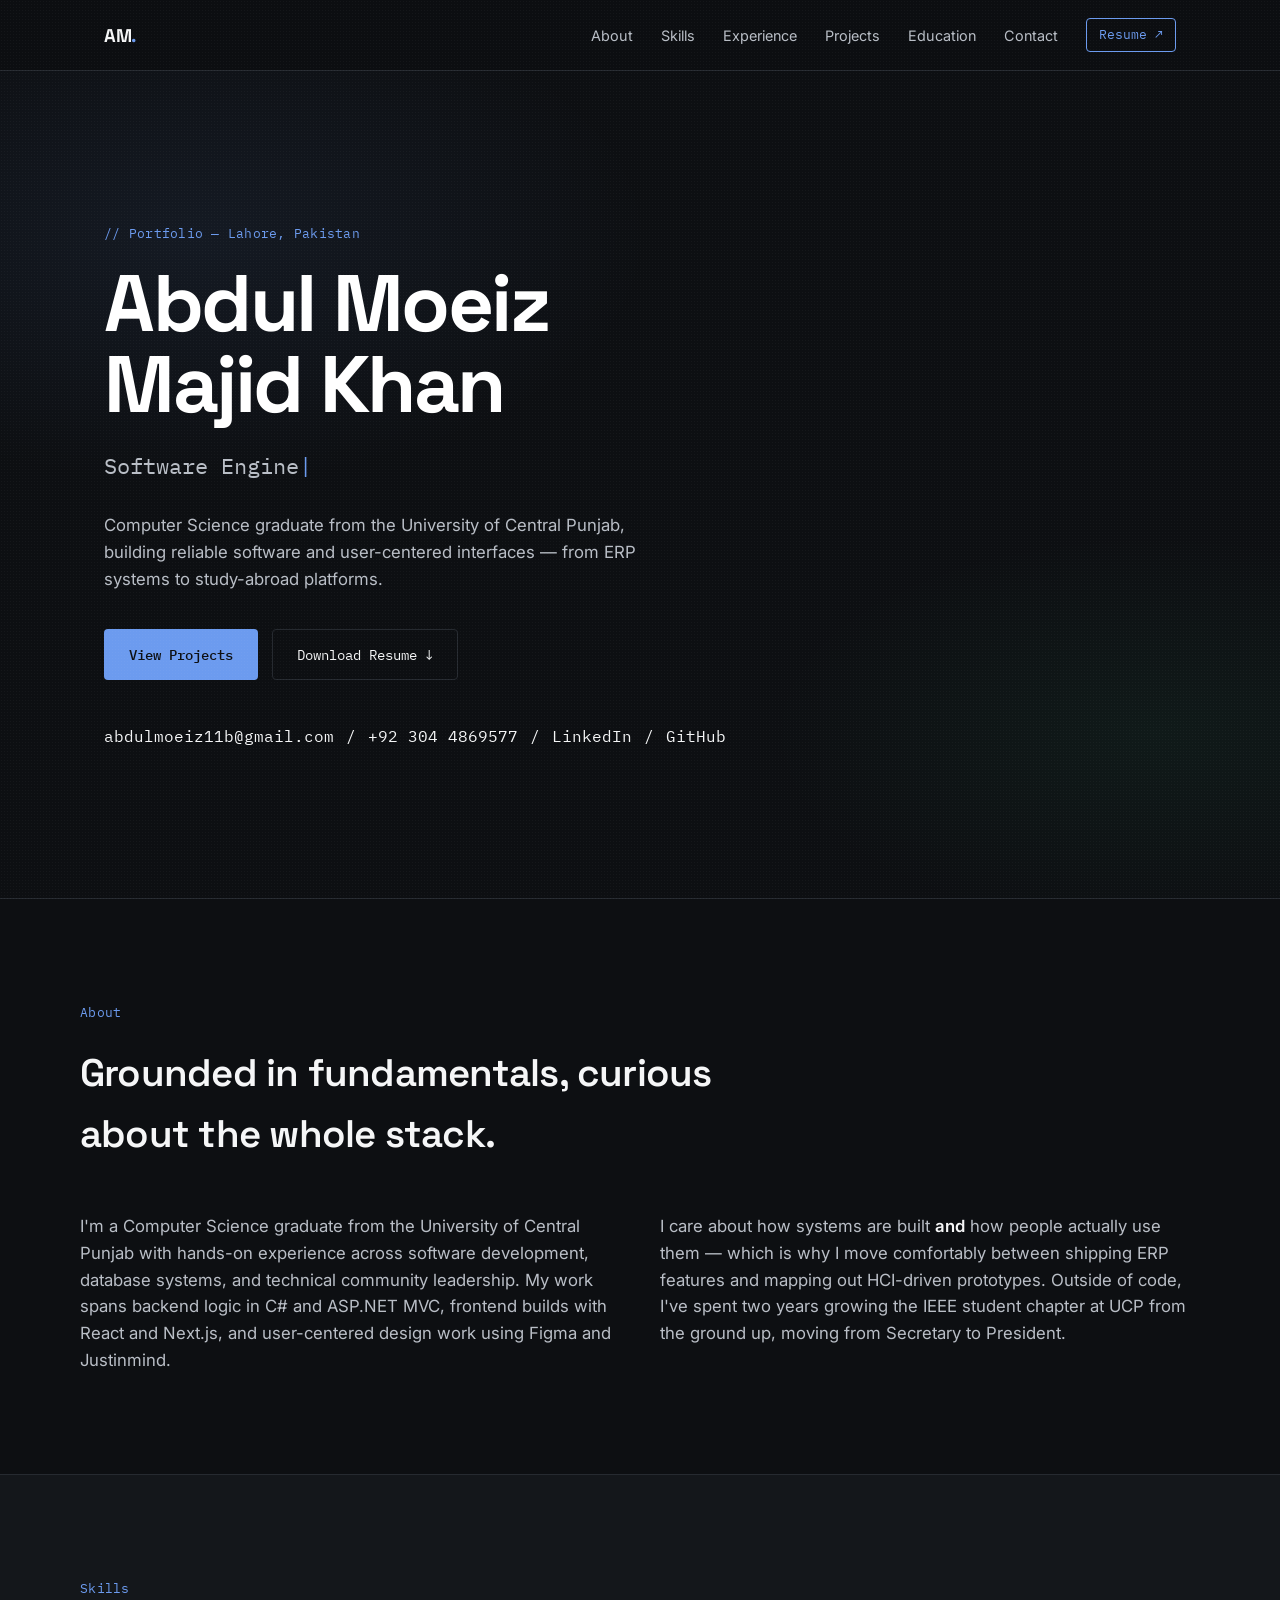
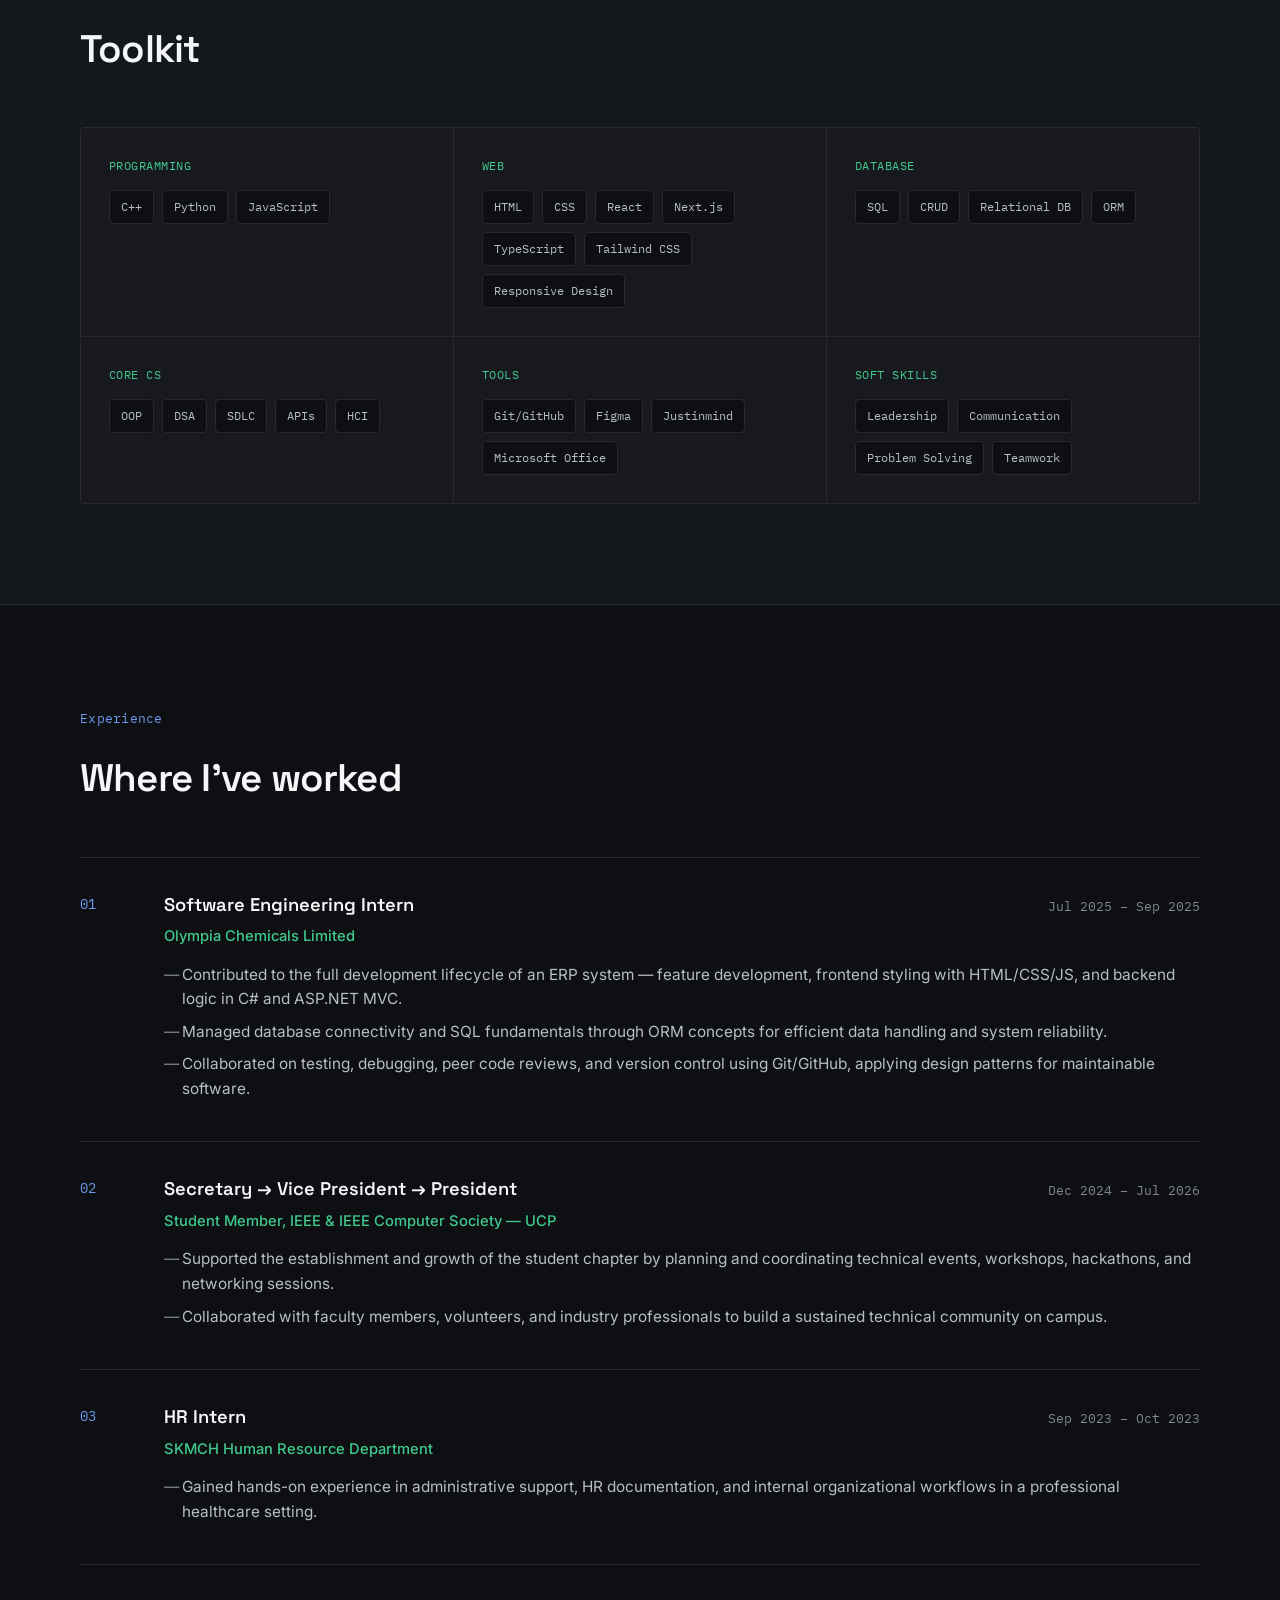
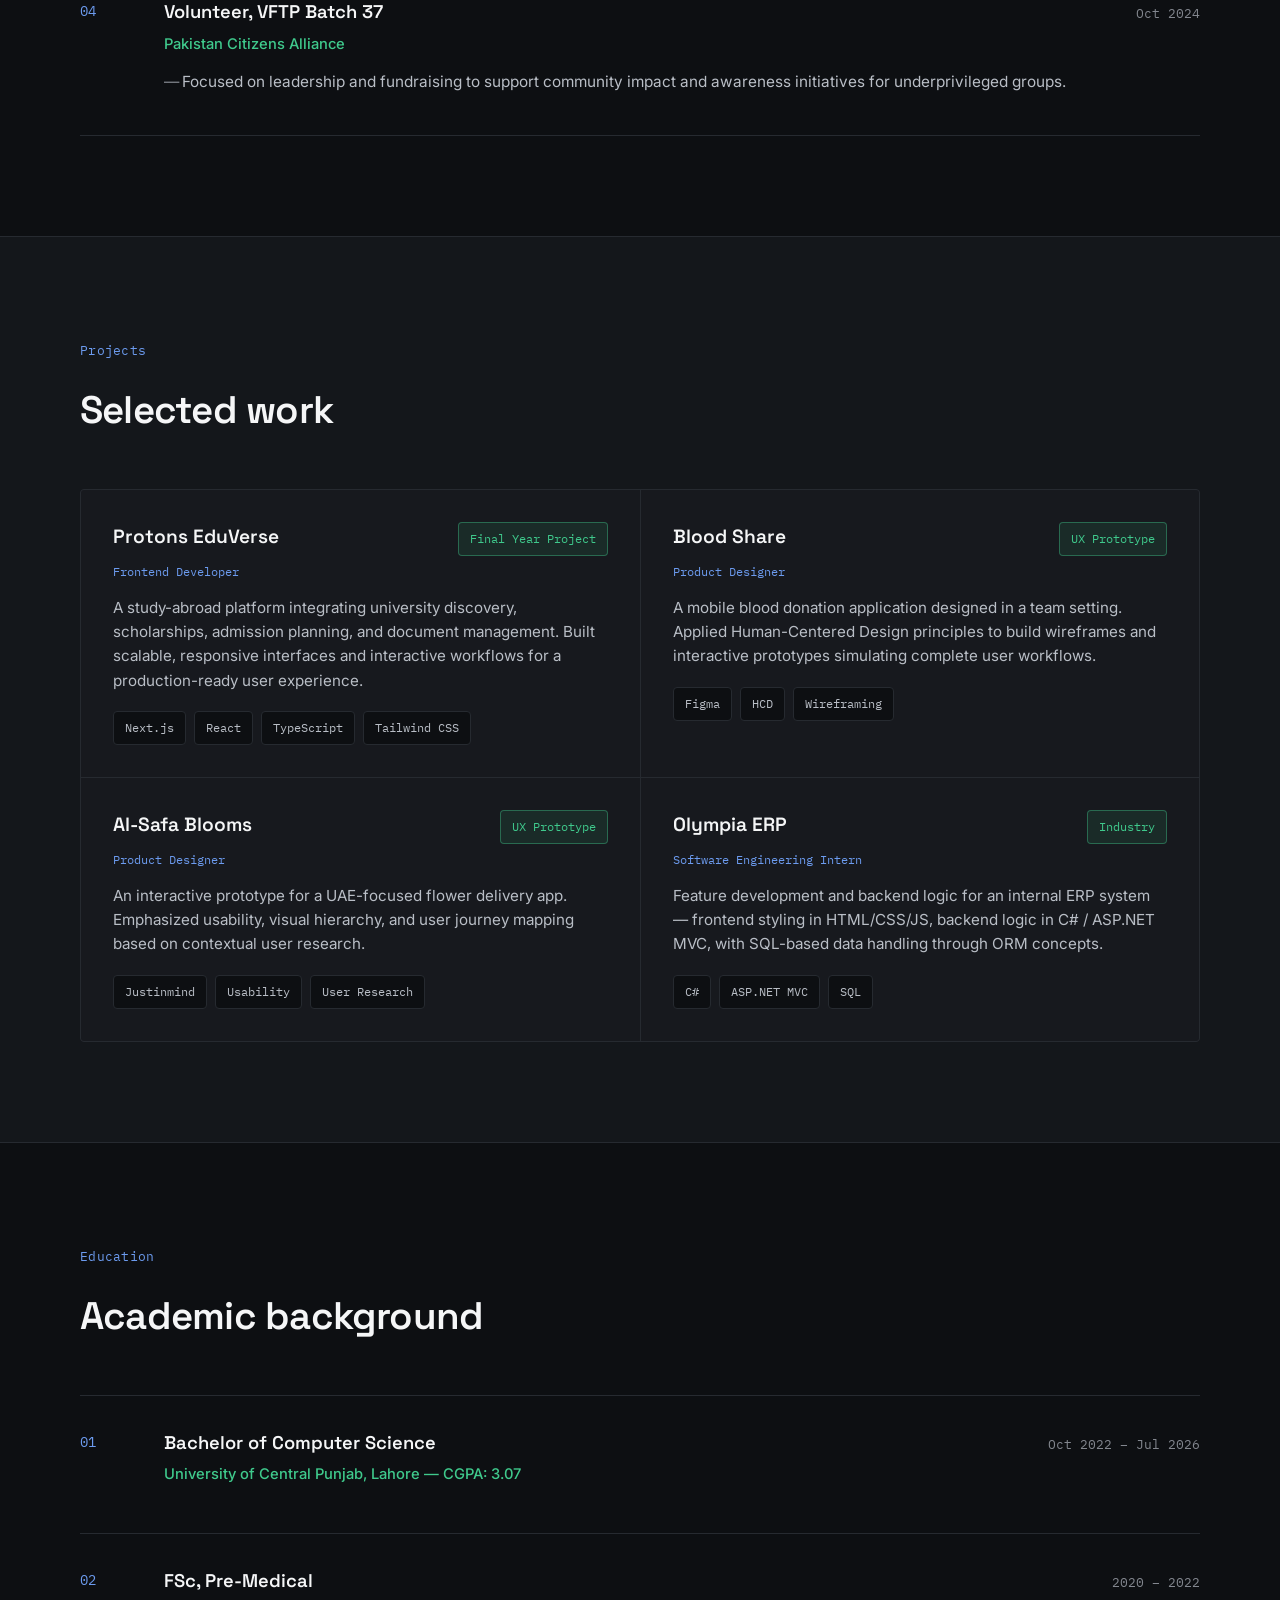
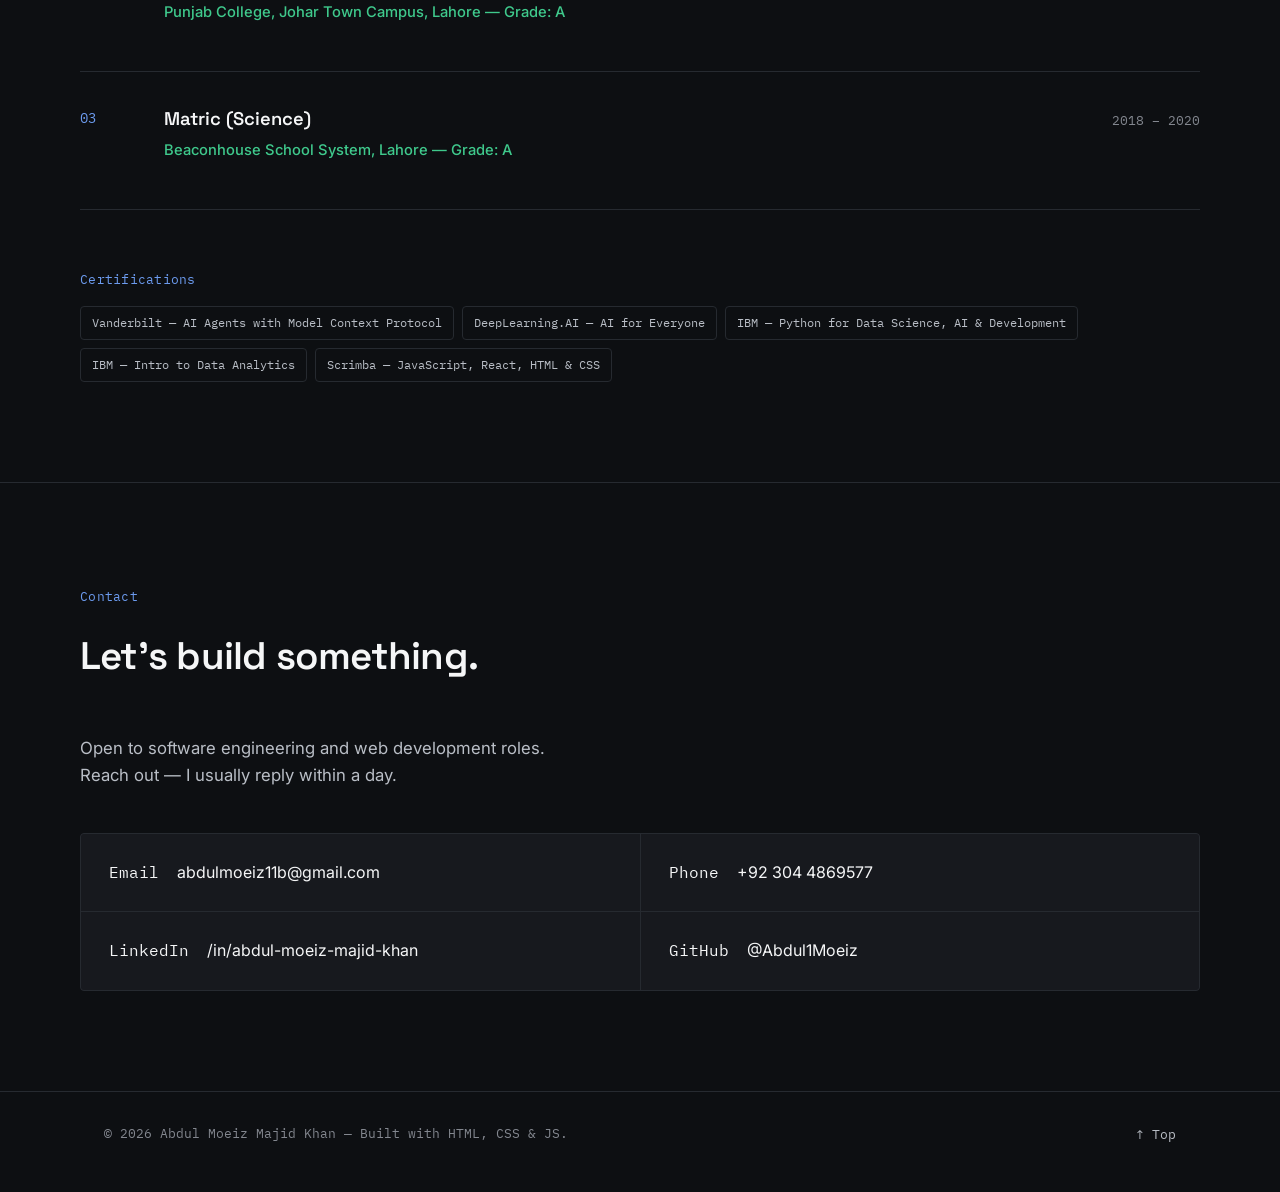
<file: index_1.html>
<!DOCTYPE html>
<html lang="en">
<head>
<meta charset="UTF-8" />
<meta name="viewport" content="width=device-width, initial-scale=1.0" />
<title>Abdul Moeiz Majid Khan — Software Engineer</title>
<meta name="description" content="Portfolio of Abdul Moeiz Majid Khan — Computer Science graduate, Software Engineer, and Web Developer." />

<!-- Fonts -->
<link rel="preconnect" href="https://fonts.googleapis.com">
<link rel="preconnect" href="https://fonts.gstatic.com" crossorigin>
<link href="https://fonts.googleapis.com/css2?family=Space+Grotesk:wght@400;500;600;700&family=Inter:wght@400;500;600&family=IBM+Plex+Mono:wght@400;500&display=swap" rel="stylesheet">

<link rel="stylesheet" href="style.css" />
</head>
<body>

<!-- Grain / grid overlay for hero -->
<div class="noise-overlay" aria-hidden="true"></div>

<!-- ===== NAV ===== -->
<header class="nav" id="nav">
  <div class="nav-inner">
    <a href="#top" class="nav-logo">AM<span class="dot">.</span></a>
    <button class="nav-toggle" id="navToggle" aria-label="Toggle menu" aria-expanded="false">
      <span></span><span></span><span></span>
    </button>
    <nav class="nav-links" id="navLinks">
      <a href="#about">About</a>
      <a href="#skills">Skills</a>
      <a href="#experience">Experience</a>
      <a href="#projects">Projects</a>
      <a href="#education">Education</a>
      <a href="#contact">Contact</a>
      <a href="Abdul_Moeiz_CV.pdf" target="_blank" rel="noopener" class="nav-resume">Resume ↗</a>
    </nav>
  </div>
</header>

<main id="top">

  <!-- ===== HERO ===== -->
  <section class="hero" id="hero">
    <div class="hero-grid" aria-hidden="true"></div>
    <div class="hero-inner">
      <p class="eyebrow mono">// Portfolio — Lahore, Pakistan</p>
      <h1 class="hero-title">
        Abdul Moeiz<br/>Majid Khan
      </h1>
      <p class="hero-role mono">
        <span id="roleText">Software Engineer</span><span class="cursor">|</span>
      </p>
      <p class="hero-desc">
        Computer Science graduate from the University of Central Punjab, building reliable
        software and user-centered interfaces — from ERP systems to study-abroad platforms.
      </p>
      <div class="hero-cta">
        <a href="#projects" class="btn btn-primary">View Projects</a>
        <a href="resume.pdf" target="_blank" rel="noopener" class="btn btn-outline">Download Resume ↓</a>
      </div>
      <div class="hero-links mono">
        <a href="mailto:abdulmoeiz11b@gmail.com">abdulmoeiz11b@gmail.com</a>
        <span class="sep">/</span>
        <a href="tel:+923044869577">+92 304 4869577</a>
        <span class="sep">/</span>
        <a href="https://linkedin.com/in/abdul-moeiz-majid-khan" target="_blank" rel="noopener">LinkedIn</a>
        <span class="sep">/</span>
        <a href="https://github.com/Abdul1Moeiz" target="_blank" rel="noopener">GitHub</a>
      </div>
    </div>
  </section>

  <!-- ===== ABOUT ===== -->
  <section class="section" id="about">
    <div class="section-inner">
      <p class="eyebrow mono">About</p>
      <h2 class="section-title">Grounded in fundamentals, curious about the whole stack.</h2>
      <div class="about-grid">
        <p class="about-text">
          I'm a Computer Science graduate from the University of Central Punjab with hands-on
          experience across software development, database systems, and technical community
          leadership. My work spans backend logic in C# and ASP.NET MVC, frontend builds with
          React and Next.js, and user-centered design work using Figma and Justinmind.
        </p>
        <p class="about-text">
          I care about how systems are built <em>and</em> how people actually use them — which
          is why I move comfortably between shipping ERP features and mapping out HCI-driven
          prototypes. Outside of code, I've spent two years growing the IEEE student chapter at
          UCP from the ground up, moving from Secretary to President.
        </p>
      </div>
    </div>
  </section>

  <!-- ===== SKILLS ===== -->
  <section class="section section-alt" id="skills">
    <div class="section-inner">
      <p class="eyebrow mono">Skills</p>
      <h2 class="section-title">Toolkit</h2>
      <div class="skills-grid">
        <div class="skill-card">
          <p class="skill-cat mono">Programming</p>
          <div class="tags">
            <span class="tag">C++</span><span class="tag">Python</span><span class="tag">JavaScript</span>
          </div>
        </div>
        <div class="skill-card">
          <p class="skill-cat mono">Web</p>
          <div class="tags">
            <span class="tag">HTML</span><span class="tag">CSS</span><span class="tag">React</span><span class="tag">Next.js</span><span class="tag">TypeScript</span><span class="tag">Tailwind CSS</span><span class="tag">Responsive Design</span>
          </div>
        </div>
        <div class="skill-card">
          <p class="skill-cat mono">Database</p>
          <div class="tags">
            <span class="tag">SQL</span><span class="tag">CRUD</span><span class="tag">Relational DB</span><span class="tag">ORM</span>
          </div>
        </div>
        <div class="skill-card">
          <p class="skill-cat mono">Core CS</p>
          <div class="tags">
            <span class="tag">OOP</span><span class="tag">DSA</span><span class="tag">SDLC</span><span class="tag">APIs</span><span class="tag">HCI</span>
          </div>
        </div>
        <div class="skill-card">
          <p class="skill-cat mono">Tools</p>
          <div class="tags">
            <span class="tag">Git/GitHub</span><span class="tag">Figma</span><span class="tag">Justinmind</span><span class="tag">Microsoft Office</span>
          </div>
        </div>
        <div class="skill-card">
          <p class="skill-cat mono">Soft Skills</p>
          <div class="tags">
            <span class="tag">Leadership</span><span class="tag">Communication</span><span class="tag">Problem Solving</span><span class="tag">Teamwork</span>
          </div>
        </div>
      </div>
    </div>
  </section>

  <!-- ===== EXPERIENCE ===== -->
  <section class="section" id="experience">
    <div class="section-inner">
      <p class="eyebrow mono">Experience</p>
      <h2 class="section-title">Where I've worked</h2>

      <div class="timeline">
        <div class="timeline-item">
          <div class="timeline-marker mono">01</div>
          <div class="timeline-content">
            <div class="timeline-head">
              <h3>Software Engineering Intern</h3>
              <span class="timeline-date mono">Jul 2025 – Sep 2025</span>
            </div>
            <p class="timeline-org">Olympia Chemicals Limited</p>
            <ul class="timeline-list">
              <li>Contributed to the full development lifecycle of an ERP system — feature development, frontend styling with HTML/CSS/JS, and backend logic in C# and ASP.NET MVC.</li>
              <li>Managed database connectivity and SQL fundamentals through ORM concepts for efficient data handling and system reliability.</li>
              <li>Collaborated on testing, debugging, peer code reviews, and version control using Git/GitHub, applying design patterns for maintainable software.</li>
            </ul>
          </div>
        </div>

        <div class="timeline-item">
          <div class="timeline-marker mono">02</div>
          <div class="timeline-content">
            <div class="timeline-head">
              <h3>Secretary → Vice President → President</h3>
              <span class="timeline-date mono">Dec 2024 – Jul 2026</span>
            </div>
            <p class="timeline-org">Student Member, IEEE &amp; IEEE Computer Society — UCP</p>
            <ul class="timeline-list">
              <li>Supported the establishment and growth of the student chapter by planning and coordinating technical events, workshops, hackathons, and networking sessions.</li>
              <li>Collaborated with faculty members, volunteers, and industry professionals to build a sustained technical community on campus.</li>
            </ul>
          </div>
        </div>

        <div class="timeline-item">
          <div class="timeline-marker mono">03</div>
          <div class="timeline-content">
            <div class="timeline-head">
              <h3>HR Intern</h3>
              <span class="timeline-date mono">Sep 2023 – Oct 2023</span>
            </div>
            <p class="timeline-org">SKMCH Human Resource Department</p>
            <ul class="timeline-list">
              <li>Gained hands-on experience in administrative support, HR documentation, and internal organizational workflows in a professional healthcare setting.</li>
            </ul>
          </div>
        </div>

        <div class="timeline-item">
          <div class="timeline-marker mono">04</div>
          <div class="timeline-content">
            <div class="timeline-head">
              <h3>Volunteer, VFTP Batch 37</h3>
              <span class="timeline-date mono">Oct 2024</span>
            </div>
            <p class="timeline-org">Pakistan Citizens Alliance</p>
            <ul class="timeline-list">
              <li>Focused on leadership and fundraising to support community impact and awareness initiatives for underprivileged groups.</li>
            </ul>
          </div>
        </div>
      </div>
    </div>
  </section>

  <!-- ===== PROJECTS ===== -->
  <section class="section section-alt" id="projects">
    <div class="section-inner">
      <p class="eyebrow mono">Projects</p>
      <h2 class="section-title">Selected work</h2>

      <div class="projects-grid">
        <article class="project-card">
          <div class="project-head">
            <h3>Protons EduVerse</h3>
            <span class="tag tag-accent2">Final Year Project</span>
          </div>
          <p class="project-role mono">Frontend Developer</p>
          <p class="project-desc">
            A study-abroad platform integrating university discovery, scholarships, admission
            planning, and document management. Built scalable, responsive interfaces and
            interactive workflows for a production-ready user experience.
          </p>
          <div class="tags">
            <span class="tag">Next.js</span><span class="tag">React</span><span class="tag">TypeScript</span><span class="tag">Tailwind CSS</span>
          </div>
        </article>

        <article class="project-card">
          <div class="project-head">
            <h3>Blood Share</h3>
            <span class="tag tag-accent2">UX Prototype</span>
          </div>
          <p class="project-role mono">Product Designer</p>
          <p class="project-desc">
            A mobile blood donation application designed in a team setting. Applied
            Human-Centered Design principles to build wireframes and interactive prototypes
            simulating complete user workflows.
          </p>
          <div class="tags">
            <span class="tag">Figma</span><span class="tag">HCD</span><span class="tag">Wireframing</span>
          </div>
        </article>

        <article class="project-card">
          <div class="project-head">
            <h3>Al-Safa Blooms</h3>
            <span class="tag tag-accent2">UX Prototype</span>
          </div>
          <p class="project-role mono">Product Designer</p>
          <p class="project-desc">
            An interactive prototype for a UAE-focused flower delivery app. Emphasized
            usability, visual hierarchy, and user journey mapping based on contextual
            user research.
          </p>
          <div class="tags">
            <span class="tag">Justinmind</span><span class="tag">Usability</span><span class="tag">User Research</span>
          </div>
        </article>

        <article class="project-card">
          <div class="project-head">
            <h3>Olympia ERP</h3>
            <span class="tag tag-accent2">Industry</span>
          </div>
          <p class="project-role mono">Software Engineering Intern</p>
          <p class="project-desc">
            Feature development and backend logic for an internal ERP system — frontend
            styling in HTML/CSS/JS, backend logic in C# / ASP.NET MVC, with SQL-based
            data handling through ORM concepts.
          </p>
          <div class="tags">
            <span class="tag">C#</span><span class="tag">ASP.NET MVC</span><span class="tag">SQL</span>
          </div>
        </article>
      </div>
    </div>
  </section>

  <!-- ===== EDUCATION ===== -->
  <section class="section" id="education">
    <div class="section-inner">
      <p class="eyebrow mono">Education</p>
      <h2 class="section-title">Academic background</h2>

      <div class="timeline">
        <div class="timeline-item">
          <div class="timeline-marker mono">01</div>
          <div class="timeline-content">
            <div class="timeline-head">
              <h3>Bachelor of Computer Science</h3>
              <span class="timeline-date mono">Oct 2022 – Jul 2026</span>
            </div>
            <p class="timeline-org">University of Central Punjab, Lahore — CGPA: 3.07</p>
          </div>
        </div>
        <div class="timeline-item">
          <div class="timeline-marker mono">02</div>
          <div class="timeline-content">
            <div class="timeline-head">
              <h3>FSc, Pre-Medical</h3>
              <span class="timeline-date mono">2020 – 2022</span>
            </div>
            <p class="timeline-org">Punjab College, Johar Town Campus, Lahore — Grade: A</p>
          </div>
        </div>
        <div class="timeline-item">
          <div class="timeline-marker mono">03</div>
          <div class="timeline-content">
            <div class="timeline-head">
              <h3>Matric (Science)</h3>
              <span class="timeline-date mono">2018 – 2020</span>
            </div>
            <p class="timeline-org">Beaconhouse School System, Lahore — Grade: A</p>
          </div>
        </div>
      </div>

      <div class="certs">
        <p class="eyebrow mono cert-eyebrow">Certifications</p>
        <div class="tags">
          <span class="tag">Vanderbilt — AI Agents with Model Context Protocol</span>
          <span class="tag">DeepLearning.AI — AI for Everyone</span>
          <span class="tag">IBM — Python for Data Science, AI &amp; Development</span>
          <span class="tag">IBM — Intro to Data Analytics</span>
          <span class="tag">Scrimba — JavaScript, React, HTML &amp; CSS</span>
        </div>
      </div>
    </div>
  </section>

  <!-- ===== CONTACT ===== -->
  <section class="section contact" id="contact">
    <div class="section-inner">
      <p class="eyebrow mono">Contact</p>
      <h2 class="section-title">Let's build something.</h2>
      <p class="contact-desc">
        Open to software engineering and web development roles. Reach out — I usually reply within a day.
      </p>
      <div class="contact-grid">
        <a href="mailto:abdulmoeiz11b@gmail.com" class="contact-link">
          <span class="mono">Email</span>
          <span>abdulmoeiz11b@gmail.com</span>
        </a>
        <a href="tel:+923044869577" class="contact-link">
          <span class="mono">Phone</span>
          <span>+92 304 4869577</span>
        </a>
        <a href="https://linkedin.com/in/abdul-moeiz-majid-khan" target="_blank" rel="noopener" class="contact-link">
          <span class="mono">LinkedIn</span>
          <span>/in/abdul-moeiz-majid-khan</span>
        </a>
        <a href="https://github.com/Abdul1Moeiz" target="_blank" rel="noopener" class="contact-link">
          <span class="mono">GitHub</span>
          <span>@Abdul1Moeiz</span>
        </a>
      </div>
    </div>
  </section>

</main>

<footer class="footer">
  <p class="mono">© <span id="year"></span> Abdul Moeiz Majid Khan — Built with HTML, CSS &amp; JS.</p>
  <button class="to-top" id="toTop" aria-label="Back to top">↑ Top</button>
</footer>

<script src="script.js"></script>
</body>
</html>
</file>
<file: style.css>
/* ============ TOKENS ============ */
:root {
  --paper: #0D0F12;
  --paper-alt: #14171B;
  --card: #17191E;
  --ink: #F5F6F7;
  --ink-soft: #B9BEC6;
  --ink-faint: #83878F;
  --line: #262A30;
  --accent: #6C9BEF;
  --accent-soft: rgba(108, 155, 239, 0.1);
  --accent2: #3FC98C;
  --accent2-soft: rgba(63, 201, 140, 0.1);

  --font-display: 'Space Grotesk', sans-serif;
  --font-body: 'Inter', sans-serif;
  --font-mono: 'IBM Plex Mono', monospace;

  --max-w: 1120px;
  --radius: 4px;
}

/* ============ RESET ============ */
* { margin: 0; padding: 0; box-sizing: border-box; }

html { scroll-behavior: smooth; }

@media (prefers-reduced-motion: reduce) {
  html { scroll-behavior: auto; }
  * { animation-duration: 0.01ms !important; animation-iteration-count: 1 !important; transition-duration: 0.01ms !important; }
}

body {
  font-family: var(--font-body);
  background: var(--paper);
  color: var(--ink);
  line-height: 1.6;
  -webkit-font-smoothing: antialiased;
}

a { color: inherit; text-decoration: none; }
ul { list-style: none; }
img { max-width: 100%; display: block; }
button { font-family: inherit; cursor: pointer; background: none; border: none; color: inherit; }

:focus-visible {
  outline: 2px solid var(--accent);
  outline-offset: 3px;
}

.mono { font-family: var(--font-mono); }

/* ============ FILM GRAIN OVERLAY ============ */
.noise-overlay {
  position: fixed;
  inset: 0;
  pointer-events: none;
  z-index: 999;
  opacity: 0.035;
  background-image: radial-gradient(circle, #fff 1px, transparent 1px);
  background-size: 3px 3px;
}

/* ============ NAV ============ */
.nav {
  position: sticky;
  top: 0;
  z-index: 100;
  background: rgba(13, 15, 18, 0.75);
  backdrop-filter: blur(10px);
  border-bottom: 1px solid var(--line);
}

.nav-inner {
  max-width: var(--max-w);
  margin: 0 auto;
  padding: 18px 24px;
  display: flex;
  align-items: center;
  justify-content: space-between;
}

.nav-logo {
  font-family: var(--font-display);
  font-weight: 700;
  font-size: 1.15rem;
  letter-spacing: -0.02em;
}
.nav-logo .dot { color: var(--accent); }

.nav-links {
  display: flex;
  align-items: center;
  gap: 28px;
  font-size: 0.9rem;
}

.nav-links a {
  color: var(--ink-soft);
  transition: color 0.2s ease;
  position: relative;
}
.nav-links a:hover { color: var(--ink); }

.nav-resume {
  font-family: var(--font-mono);
  font-size: 0.8rem;
  color: var(--accent) !important;
  border: 1px solid var(--accent);
  padding: 6px 12px;
  border-radius: var(--radius);
}
.nav-resume:hover { background: var(--accent-soft); }

.nav-toggle {
  display: none;
  flex-direction: column;
  gap: 5px;
  padding: 6px;
}
.nav-toggle span {
  width: 22px;
  height: 2px;
  background: var(--ink);
  transition: transform 0.25s ease, opacity 0.25s ease;
}

/* ============ HERO ============ */
.hero {
  position: relative;
  min-height: 92vh;
  display: flex;
  align-items: center;
  overflow: hidden;
  border-bottom: 1px solid var(--line);
  background:
    radial-gradient(ellipse 60% 50% at 15% 20%, rgba(108,155,239,0.08), transparent 60%),
    radial-gradient(ellipse 50% 40% at 90% 80%, rgba(63,201,140,0.06), transparent 60%);
}

.hero-inner {
  position: relative;
  max-width: var(--max-w);
  margin: 0 auto;
  padding: 0 24px;
  width: 100%;
}

.hero-layout {
  display: grid;
  grid-template-columns: 1.15fr 0.85fr;
  gap: 48px;
  align-items: center;
}

.hero-photo {
  position: relative;
  display: flex;
  justify-content: center;
  align-items: center;
}

.hero-photo-glow {
  position: absolute;
  width: 340px;
  height: 340px;
  border-radius: 50%;
  background: radial-gradient(circle, rgba(108,155,239,0.35), rgba(63,201,140,0.12) 60%, transparent 75%);
  filter: blur(20px);
  z-index: 0;
}

.hero-photo img {
  position: relative;
  z-index: 1;
  width: 300px;
  height: 300px;
  object-fit: cover;
  object-position: center;
  border-radius: 50%;
  border: 3px solid var(--line);
  box-shadow: 0 0 0 1px rgba(255,255,255,0.04), 0 20px 60px rgba(0,0,0,0.5);
}

.eyebrow {
  font-size: 0.8rem;
  color: var(--accent);
  letter-spacing: 0.02em;
  margin-bottom: 18px;
  display: inline-block;
}

.hero-title {
  font-family: var(--font-display);
  font-weight: 700;
  font-size: clamp(2.6rem, 7vw, 5rem);
  line-height: 1.02;
  letter-spacing: -0.03em;
  margin-bottom: 22px;
  color: #FFFFFF;
}

.hero-role {
  font-size: clamp(1.1rem, 2.4vw, 1.4rem);
  color: var(--ink-soft);
  margin-bottom: 24px;
  min-height: 1.8em;
}

.cursor {
  color: var(--accent);
  animation: blink 1s step-start infinite;
}
@keyframes blink { 50% { opacity: 0; } }

.hero-desc {
  max-width: 560px;
  font-size: 1.05rem;
  color: var(--ink-soft);
  margin-bottom: 36px;
}

.hero-cta {
  display: flex;
  gap: 14px;
  flex-wrap: wrap;
  margin-bottom: 44px;
}

.btn {
  font-family: var(--font-mono);
  font-size: 0.9rem;
  padding: 13px 24px;
  border-radius: var(--radius);
  transition: all 0.2s ease;
  border: 1px solid transparent;
}

.btn-primary {
  background: var(--accent);
  color: #0D0F12;
  font-weight: 500;
}
.btn-primary:hover {
  background: #85AEF3;
  box-shadow: 0 0 24px rgba(108, 155, 239, 0.35);
}

.btn-outline {
  border-color: var(--line);
  color: var(--ink);
}
.btn-outline:hover { border-color: var(--ink-soft); background: rgba(255,255,255,0.03); }

/* ============ ICON LINKS (hero) ============ */
.hero-links {
  display: flex;
  flex-wrap: wrap;
  gap: 12px;
}

.icon-link {
  width: 42px;
  height: 42px;
  display: flex;
  align-items: center;
  justify-content: center;
  border: 1px solid var(--line);
  border-radius: 50%;
  color: var(--ink-soft);
  font-size: 1rem;
  transition: all 0.2s ease;
}
.icon-link:hover {
  color: var(--accent);
  border-color: var(--accent);
  background: var(--accent-soft);
  transform: translateY(-2px);
}

/* ============ SECTIONS ============ */
.section {
  padding: 100px 24px;
  border-bottom: 1px solid var(--line);
}
.section-alt { background: var(--paper-alt); }

.section-inner {
  max-width: var(--max-w);
  margin: 0 auto;
}

.section-title {
  font-family: var(--font-display);
  font-weight: 600;
  font-size: clamp(1.6rem, 3.4vw, 2.4rem);
  letter-spacing: -0.02em;
  margin-bottom: 48px;
  max-width: 640px;
  color: var(--ink);
}

/* ============ ABOUT ============ */
.about-grid {
  display: grid;
  grid-template-columns: 1fr 1fr;
  gap: 40px;
}
.about-text {
  color: var(--ink-soft);
  font-size: 1.05rem;
}
.about-text em { color: var(--ink); font-style: normal; font-weight: 600; }

/* ============ SKILLS ============ */
.skills-grid {
  display: grid;
  grid-template-columns: repeat(3, 1fr);
  gap: 1px;
  background: var(--line);
  border: 1px solid var(--line);
  border-radius: var(--radius);
  overflow: hidden;
}

.skill-card {
  background: var(--card);
  padding: 28px;
  transition: background 0.2s ease;
}
.skill-card:hover { background: #1B1E24; }

.skill-cat {
  font-size: 0.78rem;
  color: var(--accent2);
  margin-bottom: 14px;
  text-transform: uppercase;
  letter-spacing: 0.04em;
}

.tags {
  display: flex;
  flex-wrap: wrap;
  gap: 8px;
}

.tag {
  font-family: var(--font-mono);
  font-size: 0.78rem;
  padding: 6px 11px;
  border: 1px solid var(--line);
  border-radius: var(--radius);
  color: var(--ink-soft);
  background: var(--paper);
}

.tag-accent2 {
  color: var(--accent2);
  border-color: rgba(63, 201, 140, 0.4);
  background: var(--accent2-soft);
}

/* ============ TIMELINE ============ */
.timeline {
  display: flex;
  flex-direction: column;
  gap: 0;
}

.timeline-item {
  display: grid;
  grid-template-columns: 60px 1fr;
  gap: 24px;
  padding: 32px 0;
  border-top: 1px solid var(--line);
}
.timeline-item:last-child { border-bottom: 1px solid var(--line); }

.timeline-marker {
  color: var(--accent);
  font-size: 0.85rem;
  padding-top: 4px;
}

.timeline-head {
  display: flex;
  justify-content: space-between;
  align-items: baseline;
  flex-wrap: wrap;
  gap: 8px;
  margin-bottom: 6px;
}

.timeline-head h3 {
  font-family: var(--font-display);
  font-size: 1.15rem;
  font-weight: 600;
  color: var(--ink);
}

.timeline-date {
  font-size: 0.8rem;
  color: var(--ink-faint);
  white-space: nowrap;
}

.timeline-org {
  color: var(--accent2);
  font-size: 0.92rem;
  margin-bottom: 14px;
  font-weight: 500;
}

.timeline-list li {
  position: relative;
  padding-left: 18px;
  color: var(--ink-soft);
  font-size: 0.96rem;
  margin-bottom: 8px;
}
.timeline-list li::before {
  content: '—';
  position: absolute;
  left: 0;
  color: var(--ink-faint);
}

/* ============ CERTIFICATIONS ============ */
.certs { margin-top: 56px; }
.cert-eyebrow { margin-bottom: 16px; }

/* ============ PROJECTS ============ */
.projects-grid {
  display: grid;
  grid-template-columns: repeat(2, 1fr);
  gap: 1px;
  background: var(--line);
  border: 1px solid var(--line);
  border-radius: var(--radius);
  overflow: hidden;
}

.project-card {
  background: var(--card);
  padding: 32px;
  transition: background 0.2s ease;
  display: flex;
  flex-direction: column;
}
.project-card:hover { background: #1B1E24; }

.project-head {
  display: flex;
  justify-content: space-between;
  align-items: flex-start;
  gap: 12px;
  margin-bottom: 6px;
}

.project-head h3 {
  font-family: var(--font-display);
  font-size: 1.2rem;
  font-weight: 600;
  color: var(--ink);
}

.project-role {
  font-size: 0.78rem;
  color: var(--accent);
  margin-bottom: 14px;
}

.project-desc {
  color: var(--ink-soft);
  font-size: 0.95rem;
  margin-bottom: 18px;
}

.project-link {
  margin-top: auto;
  align-self: flex-start;
  display: inline-flex;
  align-items: center;
  gap: 8px;
  font-size: 0.82rem;
  color: var(--accent);
  padding-top: 4px;
  transition: gap 0.2s ease, color 0.2s ease;
}
.project-link:hover { gap: 11px; color: #85AEF3; }

.project-link-disabled {
  color: var(--ink-faint);
  cursor: default;
}
.project-link-disabled:hover { gap: 8px; color: var(--ink-faint); }

/* ============ CONTACT ============ */
.contact-desc {
  color: var(--ink-soft);
  max-width: 480px;
  margin-bottom: 44px;
  font-size: 1.05rem;
}

.contact-grid {
  display: grid;
  grid-template-columns: repeat(2, 1fr);
  gap: 1px;
  background: var(--line);
  border: 1px solid var(--line);
  border-radius: var(--radius);
  overflow: hidden;
}

.contact-link {
  background: var(--card);
  padding: 26px 28px;
  display: flex;
  align-items: center;
  gap: 18px;
  transition: background 0.2s ease;
}
.contact-link:hover { background: #1B1E24; }

.contact-icon {
  font-size: 1.1rem;
  color: var(--accent);
  width: 40px;
  height: 40px;
  display: flex;
  align-items: center;
  justify-content: center;
  border: 1px solid var(--line);
  border-radius: 50%;
  flex-shrink: 0;
}

.contact-link-text {
  display: flex;
  flex-direction: column;
  gap: 6px;
}
.contact-link-text span:first-child {
  font-size: 0.75rem;
  color: var(--accent2);
  text-transform: uppercase;
  letter-spacing: 0.04em;
}
.contact-link-text span:last-child {
  font-size: 1.02rem;
  font-weight: 500;
  color: var(--ink);
}

/* ============ FOOTER ============ */
.footer {
  max-width: var(--max-w);
  margin: 0 auto;
  padding: 32px 24px 48px;
  display: flex;
  justify-content: space-between;
  align-items: center;
  color: var(--ink-faint);
  font-size: 0.8rem;
}

.to-top {
  color: var(--ink-soft);
  font-family: var(--font-mono);
  font-size: 0.8rem;
  transition: color 0.2s ease;
}
.to-top:hover { color: var(--accent); }

/* ============ RESPONSIVE ============ */
@media (max-width: 860px) {
  .hero-layout { grid-template-columns: 1fr; }
  .hero-photo { order: -1; margin-bottom: 8px; }
  .hero-photo img { width: 200px; height: 200px; }
  .hero-photo-glow { width: 240px; height: 240px; }
  .about-grid { grid-template-columns: 1fr; }
  .skills-grid { grid-template-columns: repeat(2, 1fr); }
  .projects-grid { grid-template-columns: 1fr; }
  .contact-grid { grid-template-columns: 1fr; }
}

@media (max-width: 680px) {
  .nav-toggle { display: flex; }

  .nav-links {
    position: fixed;
    top: 62px;
    left: 0;
    right: 0;
    background: var(--paper);
    border-bottom: 1px solid var(--line);
    flex-direction: column;
    align-items: flex-start;
    padding: 20px 24px 28px;
    gap: 18px;
    transform: translateY(-110%);
    opacity: 0;
    transition: transform 0.25s ease, opacity 0.25s ease;
    pointer-events: none;
  }
  .nav-links.open {
    transform: translateY(0);
    opacity: 1;
    pointer-events: auto;
  }

  .nav-toggle.open span:nth-child(1) { transform: translateY(7px) rotate(45deg); }
  .nav-toggle.open span:nth-child(2) { opacity: 0; }
  .nav-toggle.open span:nth-child(3) { transform: translateY(-7px) rotate(-45deg); }

  .skills-grid { grid-template-columns: 1fr; }
  .section { padding: 72px 20px; }
  .hero { min-height: 100vh; }

  .timeline-item { grid-template-columns: 40px 1fr; }
}
</file>
